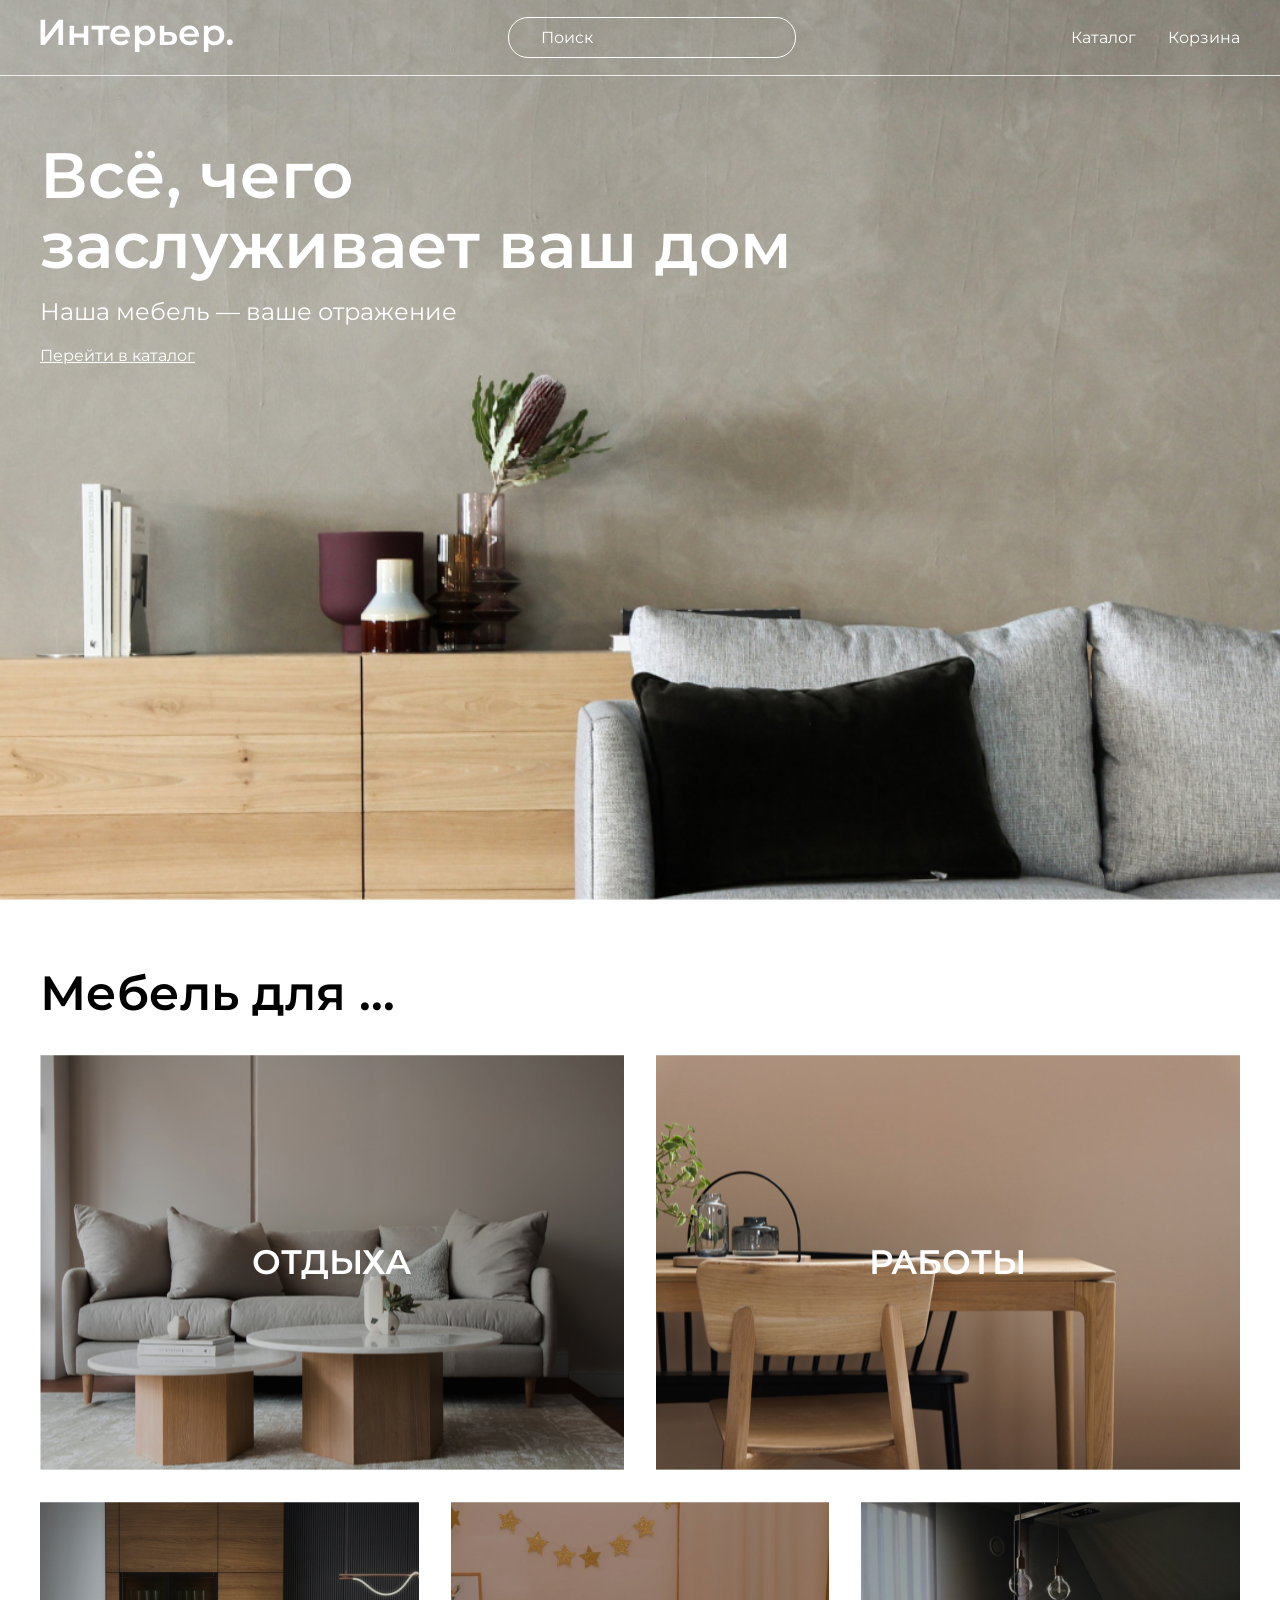
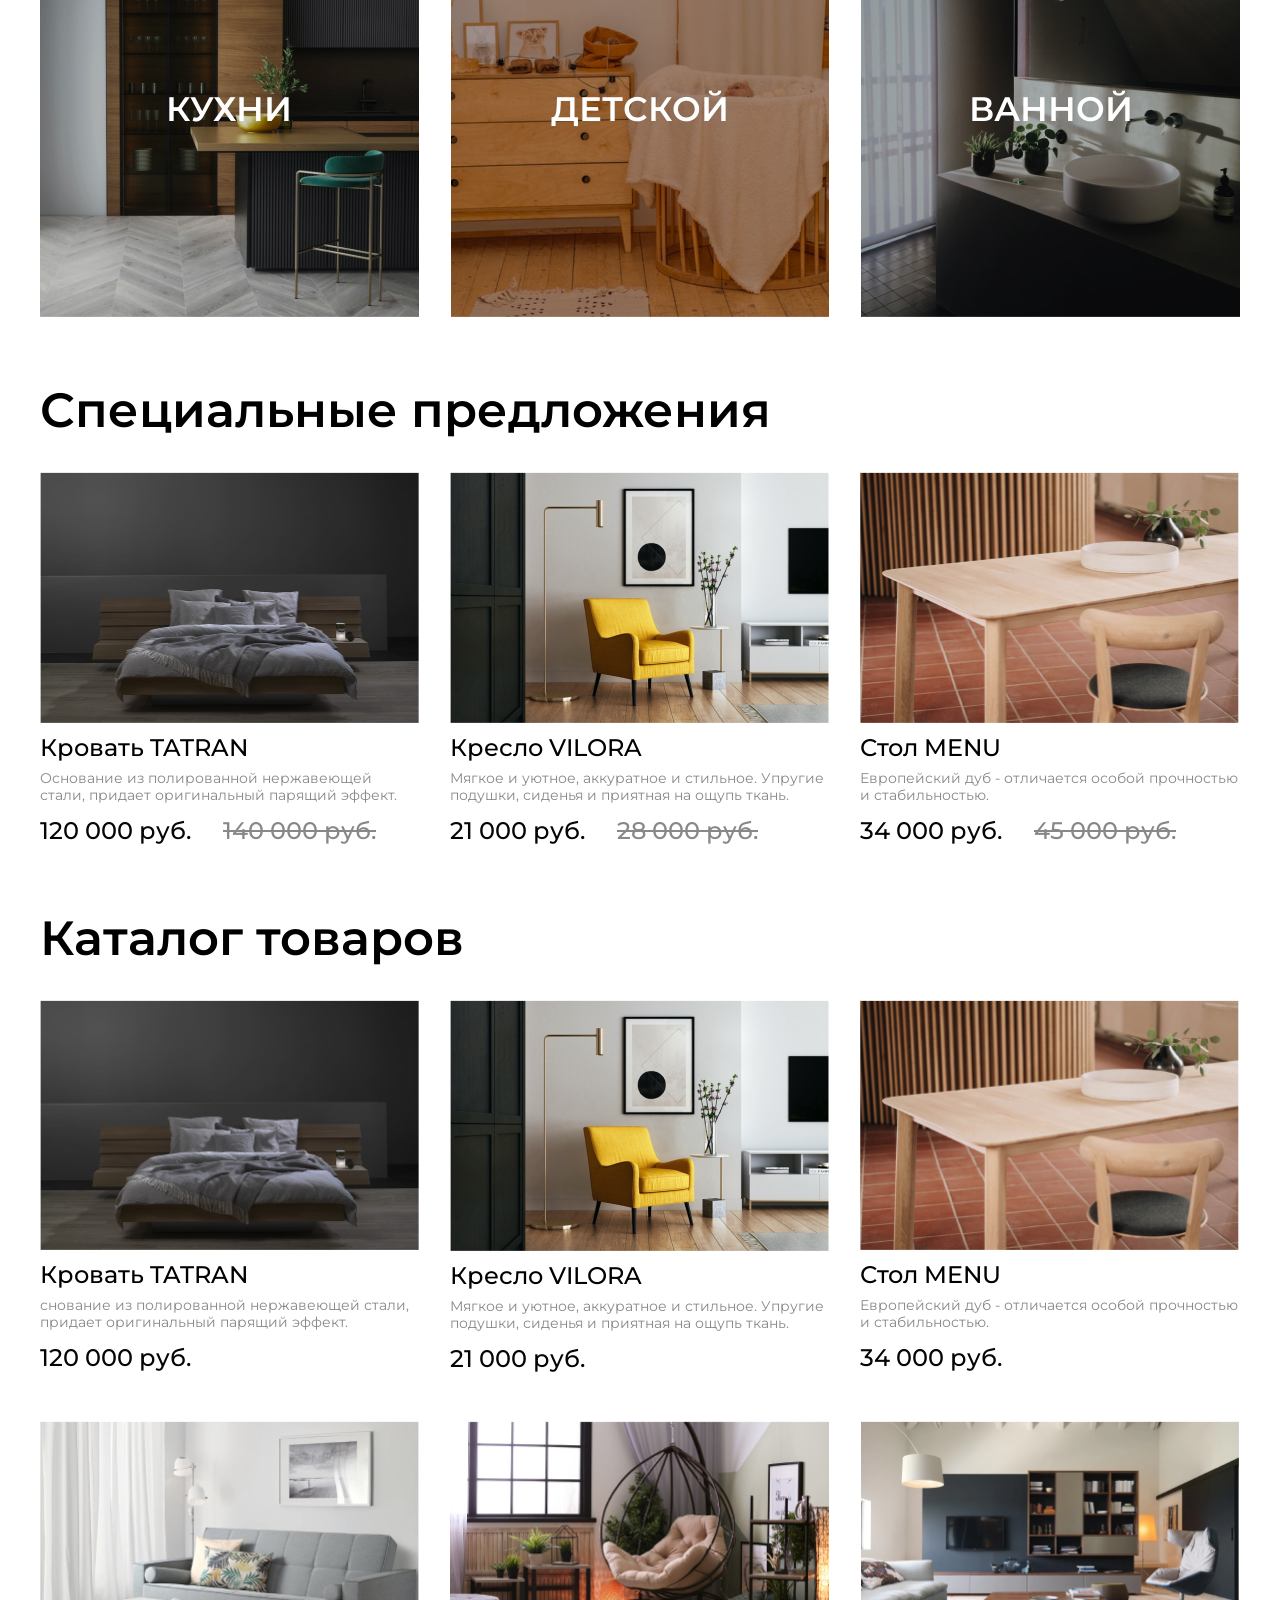
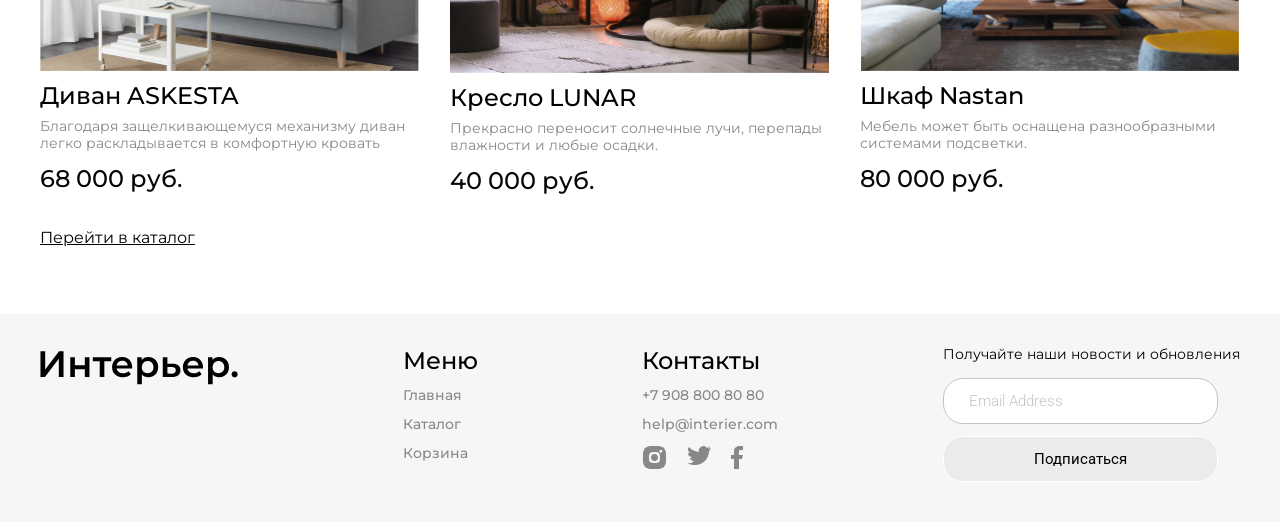
<file: index.html>
<!DOCTYPE html>
<html lang="ru">
<head>
    <meta charset="UTF-8">
    <meta http-equiv="X-UA-Compatible" content="IE=edge">
    <meta name="viewport" content="width=device-width, initial-scale=1.0">
    <title>Интерьер.</title>
    <link rel="preconnect" href="https://fonts.googleapis.com">
    <link rel="preconnect" href="https://fonts.gstatic.com" crossorigin>
    <link href="https://fonts.googleapis.com/css2?family=Roboto:wght@300;500;700;900&display=swap" rel="stylesheet">
    <link href="https://fonts.googleapis.com/css2?family=Montserrat:wght@400;600;700;800&display=swap" rel="stylesheet">
    <link rel="stylesheet" href="style.css">
    <script src="index.js"></script>

</head>
<body>
    <div class="wrapper wrapper--main">
        <header class="header">
            <a href="index.html"><img src="img/logo.svg" alt="logo" class="header__logo"></a>
            <input type="search" placeholder="Поиск" class="search">
            <nav class="menu">
                <a href="catalog.html" class="menu__link">Каталог</a>
                <a href="cart.html" class="menu__link">Корзина</a>
            </nav>
            <div class="menu__mob">
                <a href="">
                    <svg width="17" height="16" viewBox="0 0 17 16" fill="none" xmlns="http://www.w3.org/2000/svg">
                        <path d="M2.7515 1.99141C1.59282 3.14838 0.918906 4.70363 0.867092 6.34023C0.815278 7.97682 1.38946 9.57159 2.47264 10.7995C3.55581 12.0275 5.06645 12.7962 6.69672 12.9491C8.29727 13.0991 9.89485 12.6444 11.1757 11.6766L14.5069 15.0085L14.5069 15.0085C14.5897 15.0914 14.6881 15.1571 14.7963 15.2019C14.9046 15.2468 15.0206 15.2698 15.1377 15.2698C15.2549 15.2698 15.3709 15.2468 15.4791 15.2019C15.5873 15.1571 15.6857 15.0914 15.7685 15.0085C15.8514 14.9257 15.9171 14.8274 15.9619 14.7191C16.0068 14.6109 16.0298 14.4949 16.0298 14.3777C16.0298 14.2606 16.0068 14.1446 15.9619 14.0363C15.9171 13.9281 15.8514 13.8298 15.7685 13.7469L15.7685 13.7469L12.4368 10.416C13.4021 9.13496 13.8547 7.53846 13.7038 5.93943C13.5501 4.31054 12.7816 2.80139 11.5547 1.719C10.3277 0.636623 8.73451 0.0623154 7.09916 0.11292C5.46381 0.163525 3.90917 0.835233 2.7515 1.99141ZM2.7515 1.99141L2.82216 2.06217L2.7515 1.99141ZM10.5895 3.25366C11.0271 3.68416 11.3751 4.19703 11.6135 4.76269C11.8518 5.32835 11.9758 5.93561 11.9783 6.54944C11.9808 7.16327 11.8618 7.77152 11.628 8.3391C11.3943 8.90669 11.0505 9.42238 10.6164 9.85642C10.1824 10.2905 9.66668 10.6343 9.09909 10.868C8.53151 11.1018 7.92326 11.2208 7.30943 11.2183C6.6956 11.2158 6.08834 11.0918 5.52268 10.8535C4.95702 10.6151 4.44415 10.2671 4.01365 9.82954C3.15334 8.95509 2.67341 7.77613 2.6784 6.54944C2.6834 5.32275 3.17291 4.14773 4.04032 3.28033C4.90772 2.41292 6.08274 1.92341 7.30943 1.91841C8.53612 1.91342 9.71508 2.39335 10.5895 3.25366Z" fill="white" stroke="white" stroke-width="0.2"/>
                    </svg>
                </a>
                <a href="catalog.html">
                    <svg width="20" height="21" viewBox="0 0 20 21" fill="none" xmlns="http://www.w3.org/2000/svg">
                        <rect x="0.800537" y="0.900024" width="4.57143" height="4.57143" fill="white"/>
                        <rect x="0.800537" y="8.21436" width="4.57143" height="4.57143" fill="white"/>
                        <rect x="0.800537" y="15.5286" width="4.57143" height="4.57143" fill="white"/>
                        <rect x="8.11401" y="8.21436" width="4.57143" height="4.57143" fill="white"/>
                        <rect x="8.11401" y="15.5286" width="4.57143" height="4.57143" fill="white"/>
                        <rect x="8.11401" y="0.900024" width="4.57143" height="4.57143" fill="white"/>
                        <rect x="15.4285" y="8.21436" width="4.57143" height="4.57143" fill="white"/>
                        <rect x="15.4285" y="15.5286" width="4.57143" height="4.57143" fill="white"/>
                        <rect x="15.4285" y="0.900024" width="4.57143" height="4.57143" fill="white"/>
                    </svg>
                </a>
                <a href="cart.html">
                    <svg width="19" height="17" viewBox="0 0 19 17" fill="none" xmlns="http://www.w3.org/2000/svg">
                        <path d="M11.5834 16.8333C12.1359 16.8333 12.6658 16.6138 13.0566 16.2231C13.4473 15.8324 13.6667 15.3025 13.6667 14.75C13.6667 14.1974 13.4473 13.6675 13.0566 13.2768C12.6658 12.8861 12.1359 12.6666 11.5834 12.6666C11.0309 12.6666 10.501 12.8861 10.1103 13.2768C9.71957 13.6675 9.50008 14.1974 9.50008 14.75C9.50008 15.3025 9.71957 15.8324 10.1103 16.2231C10.501 16.6138 11.0309 16.8333 11.5834 16.8333ZM4.29174 16.8333C4.84428 16.8333 5.37418 16.6138 5.76488 16.2231C6.15558 15.8324 6.37508 15.3025 6.37508 14.75C6.37508 14.1974 6.15558 13.6675 5.76488 13.2768C5.37418 12.8861 4.84428 12.6666 4.29174 12.6666C3.73921 12.6666 3.20931 12.8861 2.81861 13.2768C2.4279 13.6675 2.20841 14.1974 2.20841 14.75C2.20841 15.3025 2.4279 15.8324 2.81861 16.2231C3.20931 16.6138 3.73921 16.8333 4.29174 16.8333ZM17.873 2.16975C18.133 2.16136 18.3796 2.05217 18.5606 1.86525C18.7416 1.67834 18.8428 1.42836 18.8428 1.16819C18.8428 0.908013 18.7416 0.658037 18.5606 0.471123C18.3796 0.28421 18.133 0.175013 17.873 0.166626H16.674C15.7345 0.166626 14.922 0.818709 14.7178 1.73538L13.4126 7.61246C13.2084 8.52912 12.3959 9.18121 11.4563 9.18121H3.63133L2.12924 3.17079H11.8636C12.1212 3.15904 12.3644 3.04844 12.5425 2.86199C12.7206 2.67555 12.82 2.42761 12.82 2.16975C12.82 1.91189 12.7206 1.66395 12.5425 1.47751C12.3644 1.29106 12.1212 1.18046 11.8636 1.16871H2.12924C1.82473 1.16862 1.5242 1.23796 1.25051 1.37145C0.976816 1.50495 0.737162 1.69909 0.549763 1.93911C0.362364 2.17913 0.232155 2.45872 0.169035 2.75662C0.105913 3.05452 0.111544 3.36289 0.185495 3.65829L1.68758 9.66662C1.79586 10.1002 2.046 10.485 2.39821 10.7601C2.75042 11.0351 3.18447 11.1844 3.63133 11.1843H11.4563C12.368 11.1845 13.2524 10.8736 13.9636 10.3032C14.6748 9.73275 15.1701 8.93681 15.3678 8.04683L16.674 2.16975H17.873Z" fill="white"/>
                    </svg>
                </a>
            </div>
        </header>
        <section class="main">
            <h1 class="main__title">Всё, чего<br>заслуживает ваш дом</h1>
            <p class="main__subtitle">Наша мебель — ваше отражение</p>
            <a href="catalog.html" class="main__link">Перейти в каталог</a>
        </section>
    </div>
    <section class="furniture">
        <h2 class="furniture__title">Мебель для ... </h2>
        <div class="furniture__items">
            <a href="#" class="furniture__item  furniture__item--1 furniture__item--big"><span>ОТДЫХА</span></a>
            <a href="#" class="furniture__item  furniture__item--2 furniture__item--big"><span>РАБОТЫ</span></a>
            <a href="#" class="furniture__item  furniture__item--3"><span>КУХНИ</span></a>
            <a href="#" class="furniture__item  furniture__item--4"><span>ДЕТСКОЙ</span></a>
            <a href="#" class="furniture__item  furniture__item--5"><span>ВАННОЙ</span></a>
        </div>
    </section>
    <section class="offer">
            <h2 class="offer__title">Специальные предложения</h2>
            <div class="offer__items">
                <div class="offer__item">
                    <div class="offer__icon">
                        <a href="#" class="to-cart">
                            <svg width="20" height="22" viewBox="0 0 20 22" fill="none" xmlns="http://www.w3.org/2000/svg">
                                <path d="M4.99985 7V5C4.99985 3.67392 5.06217 1.93768 5.99985 1C6.93754 0.0623181 8.67377 0 9.99985 0C11.3259 0 13.0622 0.0623181 13.9999 1C14.9375 1.93768 14.9999 3.67392 14.9999 5V7H17.9999C18.2651 7 18.8123 6.81246 18.9999 7C19.1874 7.18754 18.9999 7.73478 18.9999 8V20C18.9999 20.2652 19.1874 20.8125 18.9999 21C18.8123 21.1875 18.2651 21 17.9999 21H1.99985C1.73464 21 1.18739 21.1875 0.999853 21C0.812317 20.8125 0.999853 20.2652 0.999853 20V8C0.999853 7.73478 0.812317 7.18754 0.999853 7C1.18739 6.81246 1.73464 7 1.99985 7H4.99985ZM4.99985 9H2.99985V19H16.9999V9H14.9999V11H12.9999V9H6.99985V11H4.99985V9ZM6.99985 7H12.9999V5C12.9999 4.20435 12.5625 3.56261 11.9999 3C11.4372 2.43739 10.7955 2 9.99985 2C9.2042 2 8.56246 2.43739 7.99985 3C7.43724 3.56261 6.99985 4.20435 6.99985 5V7Z" fill="#C4C4C4"/>
                            </svg>
                        </a>
                        <a href="#" class="wish-list">
                            <svg width="20" height="19" viewBox="0 0 20 19" fill="none" xmlns="http://www.w3.org/2000/svg">
                                <path d="M10 18C9.35502 17.428 8.62602 16.833 7.85502 16.2H7.84502C5.13002 13.98 2.05302 11.468 0.694023 8.45803C0.24754 7.49975 0.0109268 6.45715 1.1406e-05 5.40003C-0.00297039 3.94951 0.578794 2.55901 1.61383 1.54279C2.64887 0.526575 4.04981 -0.0295798 5.50002 2.56451e-05C6.68065 0.00189045 7.83586 0.343107 8.82802 0.983026C9.26399 1.26599 9.65844 1.60828 10 2.00003C10.3435 1.60982 10.7381 1.26773 11.173 0.983026C12.1648 0.34298 13.3197 0.0017442 14.5 2.56451e-05C15.9502 -0.0295798 17.3512 0.526575 18.3862 1.54279C19.4213 2.55901 20.003 3.94951 20 5.40003C19.9898 6.45884 19.7532 7.50322 19.306 8.46303C17.947 11.473 14.871 13.984 12.156 16.2L12.146 16.208C11.374 16.837 10.646 17.432 10.001 18.008L10 18ZM5.50002 2.00003C4.56853 1.98837 3.6701 2.34487 3.00002 2.99203C2.35441 3.62619 1.99358 4.49507 1.99994 5.40003C2.01135 6.17053 2.18585 6.92988 2.51202 7.62803C3.15353 8.92673 4.01913 10.1021 5.06902 11.1C6.06002 12.1 7.20002 13.068 8.18602 13.882C8.45902 14.107 8.73702 14.334 9.01502 14.561L9.19002 14.704C9.45702 14.922 9.73302 15.148 10 15.37L10.013 15.358L10.019 15.353H10.025L10.034 15.346H10.039H10.044L10.062 15.331L10.103 15.298L10.11 15.292L10.121 15.284H10.127L10.136 15.276L10.8 14.731L10.974 14.588C11.255 14.359 11.533 14.132 11.806 13.907C12.792 13.093 13.933 12.126 14.924 11.121C15.9741 10.1236 16.8397 8.94854 17.481 7.65003C17.8131 6.94583 17.9901 6.17853 18.0001 5.40003C18.0042 4.49786 17.6435 3.63232 17 3.00003C16.3312 2.34995 15.4326 1.99051 14.5 2.00003C13.3619 1.99035 12.274 2.46739 11.51 3.31103L10 5.05103L8.49002 3.31103C7.72609 2.46739 6.6381 1.99035 5.50002 2.00003Z" fill="#C4C4C4"/>
                            </svg>
                        </a>
                    </div>
                    <div class="offer__item-img"><img src="img/product2.jpg" alt="foto-product"></div>
                    <h3 class="item__title">Кровать TATRAN</h3>
                    <p class="item__descr">Основание из полированной нержавеющей стали, придает оригинальный парящий эффект.</p>
                    <div class="item__wrap">
                        <p class="item__price  item__price--new">120 000</p>
                        <p class="item__price  item__price--old">140 000</p>
                    </div>
                </div>
                <div class="offer__item">
                    <div class="offer__icon">
                        <a href="#" class="to-cart">
                            <svg width="20" height="22" viewBox="0 0 20 22" fill="none" xmlns="http://www.w3.org/2000/svg">
                                <path d="M4.99985 7V5C4.99985 3.67392 5.06217 1.93768 5.99985 1C6.93754 0.0623181 8.67377 0 9.99985 0C11.3259 0 13.0622 0.0623181 13.9999 1C14.9375 1.93768 14.9999 3.67392 14.9999 5V7H17.9999C18.2651 7 18.8123 6.81246 18.9999 7C19.1874 7.18754 18.9999 7.73478 18.9999 8V20C18.9999 20.2652 19.1874 20.8125 18.9999 21C18.8123 21.1875 18.2651 21 17.9999 21H1.99985C1.73464 21 1.18739 21.1875 0.999853 21C0.812317 20.8125 0.999853 20.2652 0.999853 20V8C0.999853 7.73478 0.812317 7.18754 0.999853 7C1.18739 6.81246 1.73464 7 1.99985 7H4.99985ZM4.99985 9H2.99985V19H16.9999V9H14.9999V11H12.9999V9H6.99985V11H4.99985V9ZM6.99985 7H12.9999V5C12.9999 4.20435 12.5625 3.56261 11.9999 3C11.4372 2.43739 10.7955 2 9.99985 2C9.2042 2 8.56246 2.43739 7.99985 3C7.43724 3.56261 6.99985 4.20435 6.99985 5V7Z" fill="#C4C4C4"/>
                            </svg>
                        </a>
                        <a href="#" class="wish-list">
                            <svg width="20" height="19" viewBox="0 0 20 19" fill="none" xmlns="http://www.w3.org/2000/svg">
                                <path d="M10 18C9.35502 17.428 8.62602 16.833 7.85502 16.2H7.84502C5.13002 13.98 2.05302 11.468 0.694023 8.45803C0.24754 7.49975 0.0109268 6.45715 1.1406e-05 5.40003C-0.00297039 3.94951 0.578794 2.55901 1.61383 1.54279C2.64887 0.526575 4.04981 -0.0295798 5.50002 2.56451e-05C6.68065 0.00189045 7.83586 0.343107 8.82802 0.983026C9.26399 1.26599 9.65844 1.60828 10 2.00003C10.3435 1.60982 10.7381 1.26773 11.173 0.983026C12.1648 0.34298 13.3197 0.0017442 14.5 2.56451e-05C15.9502 -0.0295798 17.3512 0.526575 18.3862 1.54279C19.4213 2.55901 20.003 3.94951 20 5.40003C19.9898 6.45884 19.7532 7.50322 19.306 8.46303C17.947 11.473 14.871 13.984 12.156 16.2L12.146 16.208C11.374 16.837 10.646 17.432 10.001 18.008L10 18ZM5.50002 2.00003C4.56853 1.98837 3.6701 2.34487 3.00002 2.99203C2.35441 3.62619 1.99358 4.49507 1.99994 5.40003C2.01135 6.17053 2.18585 6.92988 2.51202 7.62803C3.15353 8.92673 4.01913 10.1021 5.06902 11.1C6.06002 12.1 7.20002 13.068 8.18602 13.882C8.45902 14.107 8.73702 14.334 9.01502 14.561L9.19002 14.704C9.45702 14.922 9.73302 15.148 10 15.37L10.013 15.358L10.019 15.353H10.025L10.034 15.346H10.039H10.044L10.062 15.331L10.103 15.298L10.11 15.292L10.121 15.284H10.127L10.136 15.276L10.8 14.731L10.974 14.588C11.255 14.359 11.533 14.132 11.806 13.907C12.792 13.093 13.933 12.126 14.924 11.121C15.9741 10.1236 16.8397 8.94854 17.481 7.65003C17.8131 6.94583 17.9901 6.17853 18.0001 5.40003C18.0042 4.49786 17.6435 3.63232 17 3.00003C16.3312 2.34995 15.4326 1.99051 14.5 2.00003C13.3619 1.99035 12.274 2.46739 11.51 3.31103L10 5.05103L8.49002 3.31103C7.72609 2.46739 6.6381 1.99035 5.50002 2.00003Z" fill="#C4C4C4"/>
                            </svg>
                        </a>
                    </div>
                    <div class="offer__item-img"><img src="img/product1.jpg" alt="foto-product"></div>
                    <h3 class="item__title">Кресло VILORA</h3>
                    <p class="item__descr">Мягкое и уютное, аккуратное и стильное. Упругие подушки, сиденья и приятная на ощупь ткань.</p>
                    <div class="item__wrap">
                        <p class="item__price  item__price--new">21 000</p>
                        <p class="item__price  item__price--old">28 000</p>
                    </div>
                </div>
                <div class="offer__item">
                    <div class="offer__icon">
                        <a href="#" class="to-cart">
                            <svg width="20" height="22" viewBox="0 0 20 22" fill="none" xmlns="http://www.w3.org/2000/svg">
                                <path d="M4.99985 7V5C4.99985 3.67392 5.06217 1.93768 5.99985 1C6.93754 0.0623181 8.67377 0 9.99985 0C11.3259 0 13.0622 0.0623181 13.9999 1C14.9375 1.93768 14.9999 3.67392 14.9999 5V7H17.9999C18.2651 7 18.8123 6.81246 18.9999 7C19.1874 7.18754 18.9999 7.73478 18.9999 8V20C18.9999 20.2652 19.1874 20.8125 18.9999 21C18.8123 21.1875 18.2651 21 17.9999 21H1.99985C1.73464 21 1.18739 21.1875 0.999853 21C0.812317 20.8125 0.999853 20.2652 0.999853 20V8C0.999853 7.73478 0.812317 7.18754 0.999853 7C1.18739 6.81246 1.73464 7 1.99985 7H4.99985ZM4.99985 9H2.99985V19H16.9999V9H14.9999V11H12.9999V9H6.99985V11H4.99985V9ZM6.99985 7H12.9999V5C12.9999 4.20435 12.5625 3.56261 11.9999 3C11.4372 2.43739 10.7955 2 9.99985 2C9.2042 2 8.56246 2.43739 7.99985 3C7.43724 3.56261 6.99985 4.20435 6.99985 5V7Z" fill="#C4C4C4"/>
                            </svg>
                        </a>
                        <a href="#" class="wish-list">
                            <svg width="20" height="19" viewBox="0 0 20 19" fill="none" xmlns="http://www.w3.org/2000/svg">
                                <path d="M10 18C9.35502 17.428 8.62602 16.833 7.85502 16.2H7.84502C5.13002 13.98 2.05302 11.468 0.694023 8.45803C0.24754 7.49975 0.0109268 6.45715 1.1406e-05 5.40003C-0.00297039 3.94951 0.578794 2.55901 1.61383 1.54279C2.64887 0.526575 4.04981 -0.0295798 5.50002 2.56451e-05C6.68065 0.00189045 7.83586 0.343107 8.82802 0.983026C9.26399 1.26599 9.65844 1.60828 10 2.00003C10.3435 1.60982 10.7381 1.26773 11.173 0.983026C12.1648 0.34298 13.3197 0.0017442 14.5 2.56451e-05C15.9502 -0.0295798 17.3512 0.526575 18.3862 1.54279C19.4213 2.55901 20.003 3.94951 20 5.40003C19.9898 6.45884 19.7532 7.50322 19.306 8.46303C17.947 11.473 14.871 13.984 12.156 16.2L12.146 16.208C11.374 16.837 10.646 17.432 10.001 18.008L10 18ZM5.50002 2.00003C4.56853 1.98837 3.6701 2.34487 3.00002 2.99203C2.35441 3.62619 1.99358 4.49507 1.99994 5.40003C2.01135 6.17053 2.18585 6.92988 2.51202 7.62803C3.15353 8.92673 4.01913 10.1021 5.06902 11.1C6.06002 12.1 7.20002 13.068 8.18602 13.882C8.45902 14.107 8.73702 14.334 9.01502 14.561L9.19002 14.704C9.45702 14.922 9.73302 15.148 10 15.37L10.013 15.358L10.019 15.353H10.025L10.034 15.346H10.039H10.044L10.062 15.331L10.103 15.298L10.11 15.292L10.121 15.284H10.127L10.136 15.276L10.8 14.731L10.974 14.588C11.255 14.359 11.533 14.132 11.806 13.907C12.792 13.093 13.933 12.126 14.924 11.121C15.9741 10.1236 16.8397 8.94854 17.481 7.65003C17.8131 6.94583 17.9901 6.17853 18.0001 5.40003C18.0042 4.49786 17.6435 3.63232 17 3.00003C16.3312 2.34995 15.4326 1.99051 14.5 2.00003C13.3619 1.99035 12.274 2.46739 11.51 3.31103L10 5.05103L8.49002 3.31103C7.72609 2.46739 6.6381 1.99035 5.50002 2.00003Z" fill="#C4C4C4"/>
                            </svg>
                        </a>
                    </div>
                    <div class="offer__item-img"><img src="img/product3.jpg" alt="foto-product"></div>
                    <h3 class="item__title">Стол MENU</h3>
                    <p class="item__descr">Европейский дуб - отличается особой прочностью и стабильностью.
                    </p>
                    <div class="item__wrap">
                        <p class="item__price  item__price--new">34 000</p>
                        <p class="item__price  item__price--old">45 000</p>
                    </div>
                </div>
            </div>
    </section>
        <section class="catalog">
            <h2 class="catalog__title">Каталог товаров</h2>
            <div class="catalog__items">
                <div class="catalog__item">
                    <img src="img/product2.jpg" alt="foto-product">
                    <h3 class="item__title">Кровать TATRAN</h3>
                    <p class="item__descr">снование из полированной нержавеющей стали, придает оригинальный парящий эффект.</p>
                    <p class="item__price  item__price--new">120 000</p>
                </div>
                <div class="catalog__item">
                    <img src="img/product1.jpg" alt="foto-product">
                    <h3 class="item__title">Кресло VILORA</h3>
                    <p class="item__descr">Мягкое и уютное, аккуратное и стильное. Упругие подушки, сиденья и приятная на ощупь ткань.</p>
                    <p class="item__price  item__price--new">21 000</p>
                </div>
                <div class="catalog__item">
                    <img src="img/product3.jpg" alt="foto-product">
                    <h3 class="item__title">Стол MENU</h3>
                    <p class="item__descr">Европейский дуб - отличается особой прочностью и стабильностью.
                    </p>
                    <p class="item__price  item__price--new">34 000</p>
                </div>
                <div class="catalog__item">
                    <img src="img/product4.jpg" alt="foto-product">
                    <h3 class="item__title">Диван ASKESTA</h3>
                    <p class="item__descr">Благодаря защелкивающемуся механизму диван легко раскладывается в комфортную кровать
                    </p>
                    <p class="item__price  item__price--new">68 000</p>
                </div>
                <div class="catalog__item">
                    <img src="img/product5.jpg" alt="foto-product">
                    <h3 class="item__title">Кресло LUNAR</h3>
                    <p class="item__descr">Прекрасно переносит солнечные лучи, перепады влажности и любые осадки.
                    </p>
                    <p class="item__price  item__price--new">40 000</p>
                </div>
                <div class="catalog__item">
                    <img src="img/product6.jpg" alt="foto-product">
                    <h3 class="item__title">Шкаф Nastan</h3>
                    <p class="item__descr">Мебель может быть оснащена разнообразными системами подсветки.
                    </p>
                    <p class="item__price  item__price--new">80 000</p>
                </div>
            </div>
            <a href="catalog.html" class="catalog__link">Перейти в каталог</a>
        </section>
    <footer class="footer">
        <a href="index.html" class="footer__logo"><img src="img/logo-footer.svg" alt="logo" width="198" height="44"></a>
        <div class="footer__col">
            <h4 class="footer__title">Меню</h4>
            <a href="index.html" class="footer__link">Главная</a>
            <a href="catalog.html" class="footer__link">Каталог</a>
            <a href="cart.html" class="footer__link">Корзина</a>
        </div>
        <div class="footer__col">
            <h4 class="footer__title">Контакты</h4>
            <a href="tel:+79088008080" class="footer__link">+7 908 800 80 80</a>
            <a href="mailto:help@interier.com" class="footer__link">help@interier.com</a>
            <div class="footer__social">
                <a href="www.instagram.com">
                    <svg class="footer__social--icon" width="25" height="25" viewBox="0 0 25 25" fill="none" xmlns="http://www.w3.org/2000/svg">
                        <path d="M13.0002 0.999982C16.1247 0.999982 15.7743 0.942482 17.0002 0.999982C18.2249 1.05748 19.2665 1.71478 20.0002 1.99998C20.7592 2.29208 21.3608 2.36173 22.0002 2.99998C22.5849 3.57486 22.7115 4.23246 23.0002 4.99998C23.2842 5.73253 23.9427 6.77523 24.0002 7.99998C24.0542 9.22588 24.0002 9.87543 24.0002 13C24.0002 16.1245 24.0577 15.7741 24.0002 17C23.9427 18.2247 23.2842 19.2663 23.0002 20C22.7123 20.7679 22.5857 21.4257 22.0002 22C21.4251 22.5845 20.7676 22.711 20.0002 23C19.2676 23.284 18.2249 23.9425 17.0002 24C15.7743 24.054 16.1247 24 13.0002 24C9.87562 24 9.22606 24.0575 8.00016 24C6.77541 23.9425 5.73386 23.284 5.00016 23C4.23234 22.7119 3.57462 22.5853 3.00016 22C2.41528 21.4252 2.28874 20.7676 2.00016 20C1.71496 19.2674 1.05766 18.2247 1.00016 17C0.946115 15.7741 1.00016 16.1245 1.00016 13C1.00016 9.87543 0.942665 9.22588 1.00016 7.99998C1.05766 6.77408 1.71496 5.73368 2.00016 4.99998C2.28794 4.23199 2.41459 3.5742 3.00016 2.99998C3.57479 2.4149 4.23246 2.28832 5.00016 1.99998C5.73386 1.71478 6.77427 1.05748 8.00016 0.999982C9.22606 0.945932 9.87562 0.999982 13.0002 0.999982ZM13.0002 6.99998C11.4752 6.99998 9.0785 6.92165 8.00016 7.99998C6.92183 9.07832 7.00016 11.475 7.00016 13C7.00016 14.525 6.92183 15.9216 8.00016 17C9.0785 18.0783 11.4752 18 13.0002 18C14.5252 18 15.9218 18.0783 17.0002 17C18.0785 15.9216 18.0002 14.525 18.0002 13C18.0002 11.475 18.0785 9.07832 17.0002 7.99998C15.9218 6.92165 14.5252 6.99998 13.0002 6.99998ZM20.0002 5.99998C20.0002 5.61873 20.2697 5.26957 20.0002 4.99998C19.7306 4.7304 19.3814 4.99998 19.0002 4.99998C18.6189 4.99998 18.2697 4.7304 18.0002 4.99998C17.7306 5.26957 17.0002 5.61873 17.0002 5.99998C17.0002 6.38123 17.7306 6.7304 18.0002 6.99998C18.2697 7.26957 18.6189 7.99998 19.0002 7.99998C19.3814 7.99998 19.7306 7.26957 20.0002 6.99998C20.2697 6.7304 20.0002 6.38123 20.0002 5.99998ZM13.0002 8.99998C13.9152 8.99998 14.3532 9.35298 15.0002 9.99998C15.6472 10.647 16.0002 12.085 16.0002 13C16.0002 13.915 15.6472 14.353 15.0002 15C14.3532 15.647 13.9152 16 13.0002 16C12.0852 16 10.6472 15.647 10.0002 15C9.35316 14.353 9.00016 13.915 9.00016 13C9.00016 12.085 9.35316 10.647 10.0002 9.99998C10.6472 9.35298 12.0852 8.99998 13.0002 8.99998Z" fill="#888888"/>
                    </svg>
                </a>
                <a href="www.twitter.com">
                    <svg class="footer__social--icon" width="24" height="20" viewBox="0 0 24 20" fill="none" xmlns="http://www.w3.org/2000/svg">
                        <path d="M24 2.99998C23.1011 3.38656 21.976 3.88719 21 3.99998C22.0287 3.40177 22.6323 2.10926 23 0.999983C22.0345 1.55862 21.1032 2.7882 20 2.99998C19.259 2.22908 18.0707 1.17213 17 0.999983C15.9293 0.827837 14.9568 1.50206 14 1.99998C13.0432 2.49791 12.4466 3.03827 12 3.99998C11.5534 4.9617 11.7513 5.97289 12 6.99998C10.0421 6.90457 7.74848 5.86182 6 4.99998C4.25152 4.13815 3.23641 3.47906 2 1.99998C1.56235 2.73085 0.99877 3.15427 1 3.99998C1 5.65987 1.67896 7.14142 3 7.99998C2.21822 7.97605 1.68363 8.36949 1 7.99998C1.00024 9.10547 1.28005 10.1443 2 11C2.71995 11.8556 3.88558 11.7807 5 12C4.27427 12.1912 3.73859 13.137 3 13C3.31421 13.9515 3.17514 14.4037 4 15C4.82486 15.5963 5.97229 15.9814 7 16C5.97859 16.7799 5.25074 17.6598 4 18C2.74926 18.3402 1.2894 18.1514 0 18C2.25082 19.4074 5.3239 20.0024 8 20C17.0577 20 22 12.327 22 5.99998C22 5.79393 22.0094 6.20375 22 5.99998C22.9641 5.32248 23.339 3.9616 24 2.99998Z" fill="#888888"/>
                    </svg>
                </a>
                <a href="www.facebook.com">
                    <svg class="footer__social--icon" width="12" height="24" viewBox="0 0 12 24" fill="none" xmlns="http://www.w3.org/2000/svg">
                        <path d="M8 14H11L12 9.99998H8V6.99998C8 5.81662 7.71429 4.99998 10 4.99998H12V0.999984C11.6274 0.950581 10.4857 0.999984 9 0.999984C5.89714 0.999984 3 2.50388 3 5.99998V9.99998H0V14H3V24H8V14Z" fill="#888888"/>
                    </svg>
                </a>
            </div>
        </div>
        <form action="#" class="form">
            <p class="form__title">Получайте наши новости и обновления</p>
            <input type="email" class="form__input" placeholder="Email Address">
            <button class="form__btn">Подписаться</button>
        </form>
    </footer>
</body>
</html>
</file>
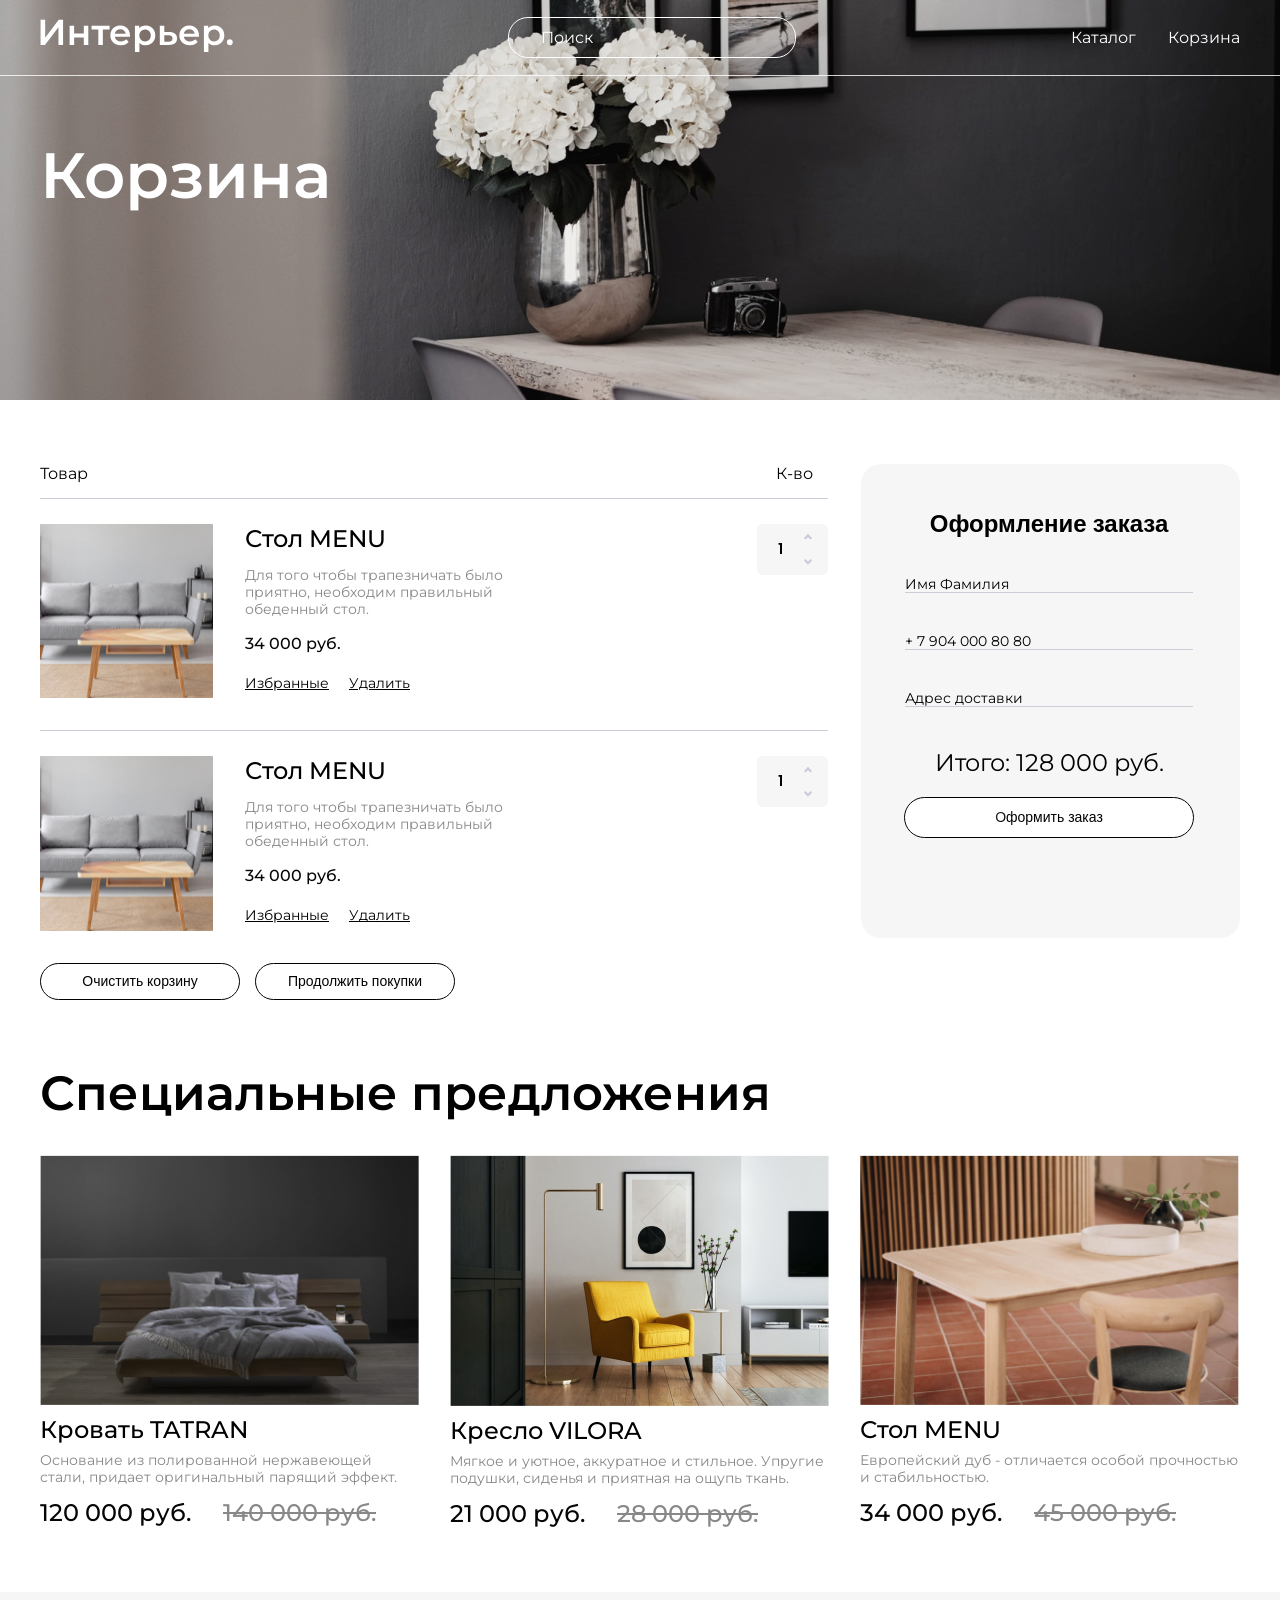
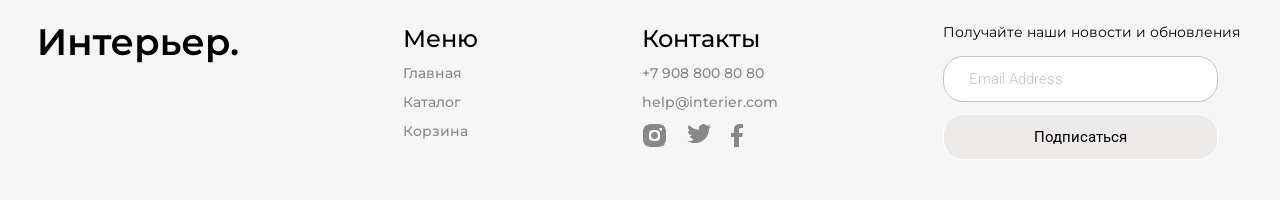
<file: cart.html>
<!DOCTYPE html>
<html lang="ru">
<head>
    <meta charset="UTF-8">
    <meta http-equiv="X-UA-Compatible" content="IE=edge">
    <meta name="viewport" content="width=device-width, initial-scale=1.0">
    <title>Интерьер.</title>
    <link rel="preconnect" href="https://fonts.googleapis.com">
    <link rel="preconnect" href="https://fonts.gstatic.com" crossorigin>
    <link href="https://fonts.googleapis.com/css2?family=Roboto:wght@300;500;700;900&display=swap" rel="stylesheet">
    <link href="https://fonts.googleapis.com/css2?family=Montserrat:wght@400;600;700;800&display=swap" rel="stylesheet">
    <link href="https://fonts.googleapis.com/css2?family=Poppins:wght@400;600&display=swap" rel="stylesheet">
    <link rel="stylesheet" href="style.css">
</head>
<body>
    <div class="wrapper wrapper--cart">
        <header class="header">
            <a href="index.html"><img src="img/logo.svg" alt="logo" class="header__logo"></a>
            <input type="search" placeholder="Поиск" class="search">
            <nav class="menu">
                <a href="catalog.html" class="menu__link">Каталог</a>
                <a href="#" class="menu__link">Корзина</a>
            </nav>
            <div class="menu__mob">
                <a href="">
                    <svg width="17" height="16" viewBox="0 0 17 16" fill="none" xmlns="http://www.w3.org/2000/svg">
                        <path d="M2.7515 1.99141C1.59282 3.14838 0.918906 4.70363 0.867092 6.34023C0.815278 7.97682 1.38946 9.57159 2.47264 10.7995C3.55581 12.0275 5.06645 12.7962 6.69672 12.9491C8.29727 13.0991 9.89485 12.6444 11.1757 11.6766L14.5069 15.0085L14.5069 15.0085C14.5897 15.0914 14.6881 15.1571 14.7963 15.2019C14.9046 15.2468 15.0206 15.2698 15.1377 15.2698C15.2549 15.2698 15.3709 15.2468 15.4791 15.2019C15.5873 15.1571 15.6857 15.0914 15.7685 15.0085C15.8514 14.9257 15.9171 14.8274 15.9619 14.7191C16.0068 14.6109 16.0298 14.4949 16.0298 14.3777C16.0298 14.2606 16.0068 14.1446 15.9619 14.0363C15.9171 13.9281 15.8514 13.8298 15.7685 13.7469L15.7685 13.7469L12.4368 10.416C13.4021 9.13496 13.8547 7.53846 13.7038 5.93943C13.5501 4.31054 12.7816 2.80139 11.5547 1.719C10.3277 0.636623 8.73451 0.0623154 7.09916 0.11292C5.46381 0.163525 3.90917 0.835233 2.7515 1.99141ZM2.7515 1.99141L2.82216 2.06217L2.7515 1.99141ZM10.5895 3.25366C11.0271 3.68416 11.3751 4.19703 11.6135 4.76269C11.8518 5.32835 11.9758 5.93561 11.9783 6.54944C11.9808 7.16327 11.8618 7.77152 11.628 8.3391C11.3943 8.90669 11.0505 9.42238 10.6164 9.85642C10.1824 10.2905 9.66668 10.6343 9.09909 10.868C8.53151 11.1018 7.92326 11.2208 7.30943 11.2183C6.6956 11.2158 6.08834 11.0918 5.52268 10.8535C4.95702 10.6151 4.44415 10.2671 4.01365 9.82954C3.15334 8.95509 2.67341 7.77613 2.6784 6.54944C2.6834 5.32275 3.17291 4.14773 4.04032 3.28033C4.90772 2.41292 6.08274 1.92341 7.30943 1.91841C8.53612 1.91342 9.71508 2.39335 10.5895 3.25366Z" fill="white" stroke="white" stroke-width="0.2"/>
                    </svg>                        
                </a>
                <a href="catalog.html">
                    <svg width="20" height="21" viewBox="0 0 20 21" fill="none" xmlns="http://www.w3.org/2000/svg">
                        <rect x="0.800537" y="0.900024" width="4.57143" height="4.57143" fill="white"/>
                        <rect x="0.800537" y="8.21436" width="4.57143" height="4.57143" fill="white"/>
                        <rect x="0.800537" y="15.5286" width="4.57143" height="4.57143" fill="white"/>
                        <rect x="8.11401" y="8.21436" width="4.57143" height="4.57143" fill="white"/>
                        <rect x="8.11401" y="15.5286" width="4.57143" height="4.57143" fill="white"/>
                        <rect x="8.11401" y="0.900024" width="4.57143" height="4.57143" fill="white"/>
                        <rect x="15.4285" y="8.21436" width="4.57143" height="4.57143" fill="white"/>
                        <rect x="15.4285" y="15.5286" width="4.57143" height="4.57143" fill="white"/>
                        <rect x="15.4285" y="0.900024" width="4.57143" height="4.57143" fill="white"/>
                    </svg>
                </a>
                <a href="cart.html">
                    <svg width="19" height="17" viewBox="0 0 19 17" fill="none" xmlns="http://www.w3.org/2000/svg">
                        <path d="M11.5834 16.8333C12.1359 16.8333 12.6658 16.6138 13.0566 16.2231C13.4473 15.8324 13.6667 15.3025 13.6667 14.75C13.6667 14.1974 13.4473 13.6675 13.0566 13.2768C12.6658 12.8861 12.1359 12.6666 11.5834 12.6666C11.0309 12.6666 10.501 12.8861 10.1103 13.2768C9.71957 13.6675 9.50008 14.1974 9.50008 14.75C9.50008 15.3025 9.71957 15.8324 10.1103 16.2231C10.501 16.6138 11.0309 16.8333 11.5834 16.8333ZM4.29174 16.8333C4.84428 16.8333 5.37418 16.6138 5.76488 16.2231C6.15558 15.8324 6.37508 15.3025 6.37508 14.75C6.37508 14.1974 6.15558 13.6675 5.76488 13.2768C5.37418 12.8861 4.84428 12.6666 4.29174 12.6666C3.73921 12.6666 3.20931 12.8861 2.81861 13.2768C2.4279 13.6675 2.20841 14.1974 2.20841 14.75C2.20841 15.3025 2.4279 15.8324 2.81861 16.2231C3.20931 16.6138 3.73921 16.8333 4.29174 16.8333ZM17.873 2.16975C18.133 2.16136 18.3796 2.05217 18.5606 1.86525C18.7416 1.67834 18.8428 1.42836 18.8428 1.16819C18.8428 0.908013 18.7416 0.658037 18.5606 0.471123C18.3796 0.28421 18.133 0.175013 17.873 0.166626H16.674C15.7345 0.166626 14.922 0.818709 14.7178 1.73538L13.4126 7.61246C13.2084 8.52912 12.3959 9.18121 11.4563 9.18121H3.63133L2.12924 3.17079H11.8636C12.1212 3.15904 12.3644 3.04844 12.5425 2.86199C12.7206 2.67555 12.82 2.42761 12.82 2.16975C12.82 1.91189 12.7206 1.66395 12.5425 1.47751C12.3644 1.29106 12.1212 1.18046 11.8636 1.16871H2.12924C1.82473 1.16862 1.5242 1.23796 1.25051 1.37145C0.976816 1.50495 0.737162 1.69909 0.549763 1.93911C0.362364 2.17913 0.232155 2.45872 0.169035 2.75662C0.105913 3.05452 0.111544 3.36289 0.185495 3.65829L1.68758 9.66662C1.79586 10.1002 2.046 10.485 2.39821 10.7601C2.75042 11.0351 3.18447 11.1844 3.63133 11.1843H11.4563C12.368 11.1845 13.2524 10.8736 13.9636 10.3032C14.6748 9.73275 15.1701 8.93681 15.3678 8.04683L16.674 2.16975H17.873Z" fill="white"/>
                    </svg>
                </a>
            </div>
        </header>
        <section class="main">
            <h1 class="main__title">Корзина</h1>
        </section>
    </div>
    <div class="cart">
        <div class="cart__products">
            <div class="products">
                <div class="cart__caption">
                    <p>Товар</p>
                    <p>К-во</p>
                </div>
                <div class="product">
                    <img src="img/prod1.jpg" alt="product1">
                        <div class="product__content">
                            <p class="product__title">Стол MENU</p>
                            <p class="product__descr">Для того чтобы трапезничать было приятно, необходим правильный обеденный стол.</p>
                            <p class="product__price">34 000</p>
                            <div class="product__btns">
                                <a href="#" class="product__btn">Избранные</a>
                                <a href="#" class="product__btn">Удалить</a>
                            </div>
                        </div>
                    <div class="product__input">
                        <input type="number" class="product__num" value="1">
                        <div class="product__arrows">
                            <img src="img/arrow-bottom.svg" alt="arrow" class="product__arrow  product__arrow--top" width="8">
                            <img src="img/arrow-bottom.svg" alt="arrow" class="product__arrow  product__arrow--bottom" width="8">
                        </div>
                    </div>
                </div>
                <div class="product">
                    <img src="img/prod1.jpg" alt="product1">
                        <div class="product__content">
                            <p class="product__title">Стол MENU</p>
                            <p class="product__descr">Для того чтобы трапезничать было приятно, необходим правильный обеденный стол.</p>
                            <p class="product__price">34 000</p>
                            <div class="product__btns">
                                <a href="#" class="product__btn">Избранные</a>
                                <a href="#" class="product__btn">Удалить</a>
                            </div>
                        </div>
                    <div class="product__input">
                        <input type="number" class="product__num" value="1">
                        <div class="product__arrows">
                            <img src="img/arrow-bottom.svg" alt="arrow" class="product__arrow  product__arrow--top" width="8">
                            <img src="img/arrow-bottom.svg" alt="arrow" class="product__arrow  product__arrow--bottom" width="8">
                        </div>
                    </div>
                </div>
                <div class="products__btns">
                    <button class="products__btn  products__btn--clear">Очистить корзину</button>
                    <button class="products__btn  products__btn--cont">Продолжить покупки</button>
                </div>
            </div>
            <form action="#" class="cart-form">
                <p class="cart-form__title">Оформление заказа</p>
                <input type="text" name="name" id="" placeholder="Имя Фамилия" class="cart-form__input">
                <input type="tel" name="tel" id="" placeholder="+ 7 904 000 80 80" class="cart-form__input">
                <input type="text" name="address" id="" placeholder="Адрес доставки" class="cart-form__input">
                <p class="cart-form__total">Итого: 128 000 руб.</p>
                <button class="cart-form__btn">Оформить заказ</button>
            </form>
        </div>
    </div>
    <section class="offer">
        <h2 class="offer__title">Специальные предложения</h2>
        <div class="offer__items">
            <div class="offer__item"><div class="offer__icon">
                <a href="#" class="to-cart">
                    <svg width="20" height="22" viewBox="0 0 20 22" fill="none" xmlns="http://www.w3.org/2000/svg">
                        <path d="M4.99985 7V5C4.99985 3.67392 5.06217 1.93768 5.99985 1C6.93754 0.0623181 8.67377 0 9.99985 0C11.3259 0 13.0622 0.0623181 13.9999 1C14.9375 1.93768 14.9999 3.67392 14.9999 5V7H17.9999C18.2651 7 18.8123 6.81246 18.9999 7C19.1874 7.18754 18.9999 7.73478 18.9999 8V20C18.9999 20.2652 19.1874 20.8125 18.9999 21C18.8123 21.1875 18.2651 21 17.9999 21H1.99985C1.73464 21 1.18739 21.1875 0.999853 21C0.812317 20.8125 0.999853 20.2652 0.999853 20V8C0.999853 7.73478 0.812317 7.18754 0.999853 7C1.18739 6.81246 1.73464 7 1.99985 7H4.99985ZM4.99985 9H2.99985V19H16.9999V9H14.9999V11H12.9999V9H6.99985V11H4.99985V9ZM6.99985 7H12.9999V5C12.9999 4.20435 12.5625 3.56261 11.9999 3C11.4372 2.43739 10.7955 2 9.99985 2C9.2042 2 8.56246 2.43739 7.99985 3C7.43724 3.56261 6.99985 4.20435 6.99985 5V7Z" fill="#C4C4C4"/>
                    </svg> 
                </a>
                <a href="#" class="wish-list">
                    <svg width="20" height="19" viewBox="0 0 20 19" fill="none" xmlns="http://www.w3.org/2000/svg">
                        <path d="M10 18C9.35502 17.428 8.62602 16.833 7.85502 16.2H7.84502C5.13002 13.98 2.05302 11.468 0.694023 8.45803C0.24754 7.49975 0.0109268 6.45715 1.1406e-05 5.40003C-0.00297039 3.94951 0.578794 2.55901 1.61383 1.54279C2.64887 0.526575 4.04981 -0.0295798 5.50002 2.56451e-05C6.68065 0.00189045 7.83586 0.343107 8.82802 0.983026C9.26399 1.26599 9.65844 1.60828 10 2.00003C10.3435 1.60982 10.7381 1.26773 11.173 0.983026C12.1648 0.34298 13.3197 0.0017442 14.5 2.56451e-05C15.9502 -0.0295798 17.3512 0.526575 18.3862 1.54279C19.4213 2.55901 20.003 3.94951 20 5.40003C19.9898 6.45884 19.7532 7.50322 19.306 8.46303C17.947 11.473 14.871 13.984 12.156 16.2L12.146 16.208C11.374 16.837 10.646 17.432 10.001 18.008L10 18ZM5.50002 2.00003C4.56853 1.98837 3.6701 2.34487 3.00002 2.99203C2.35441 3.62619 1.99358 4.49507 1.99994 5.40003C2.01135 6.17053 2.18585 6.92988 2.51202 7.62803C3.15353 8.92673 4.01913 10.1021 5.06902 11.1C6.06002 12.1 7.20002 13.068 8.18602 13.882C8.45902 14.107 8.73702 14.334 9.01502 14.561L9.19002 14.704C9.45702 14.922 9.73302 15.148 10 15.37L10.013 15.358L10.019 15.353H10.025L10.034 15.346H10.039H10.044L10.062 15.331L10.103 15.298L10.11 15.292L10.121 15.284H10.127L10.136 15.276L10.8 14.731L10.974 14.588C11.255 14.359 11.533 14.132 11.806 13.907C12.792 13.093 13.933 12.126 14.924 11.121C15.9741 10.1236 16.8397 8.94854 17.481 7.65003C17.8131 6.94583 17.9901 6.17853 18.0001 5.40003C18.0042 4.49786 17.6435 3.63232 17 3.00003C16.3312 2.34995 15.4326 1.99051 14.5 2.00003C13.3619 1.99035 12.274 2.46739 11.51 3.31103L10 5.05103L8.49002 3.31103C7.72609 2.46739 6.6381 1.99035 5.50002 2.00003Z" fill="#C4C4C4"/>
                    </svg>                                
                </a>
            </div>
            <div class="offer__item-img"><img src="img/product2.jpg" alt="foto-product"></div>
                <h3 class="item__title">Кровать TATRAN</h3>
                <p class="item__descr">Основание из полированной нержавеющей стали, придает оригинальный парящий эффект.</p>
                <div class="item__wrap">
                    <p class="item__price  item__price--new">120 000</p>
                    <p class="item__price  item__price--old">140 000</p>
                </div>
            </div>
            <div class="offer__item"><div class="offer__icon">
                <a href="#" class="to-cart">
                    <svg width="20" height="22" viewBox="0 0 20 22" fill="none" xmlns="http://www.w3.org/2000/svg">
                        <path d="M4.99985 7V5C4.99985 3.67392 5.06217 1.93768 5.99985 1C6.93754 0.0623181 8.67377 0 9.99985 0C11.3259 0 13.0622 0.0623181 13.9999 1C14.9375 1.93768 14.9999 3.67392 14.9999 5V7H17.9999C18.2651 7 18.8123 6.81246 18.9999 7C19.1874 7.18754 18.9999 7.73478 18.9999 8V20C18.9999 20.2652 19.1874 20.8125 18.9999 21C18.8123 21.1875 18.2651 21 17.9999 21H1.99985C1.73464 21 1.18739 21.1875 0.999853 21C0.812317 20.8125 0.999853 20.2652 0.999853 20V8C0.999853 7.73478 0.812317 7.18754 0.999853 7C1.18739 6.81246 1.73464 7 1.99985 7H4.99985ZM4.99985 9H2.99985V19H16.9999V9H14.9999V11H12.9999V9H6.99985V11H4.99985V9ZM6.99985 7H12.9999V5C12.9999 4.20435 12.5625 3.56261 11.9999 3C11.4372 2.43739 10.7955 2 9.99985 2C9.2042 2 8.56246 2.43739 7.99985 3C7.43724 3.56261 6.99985 4.20435 6.99985 5V7Z" fill="#C4C4C4"/>
                    </svg> 
                </a>
                <a href="#" class="wish-list">
                    <svg width="20" height="19" viewBox="0 0 20 19" fill="none" xmlns="http://www.w3.org/2000/svg">
                        <path d="M10 18C9.35502 17.428 8.62602 16.833 7.85502 16.2H7.84502C5.13002 13.98 2.05302 11.468 0.694023 8.45803C0.24754 7.49975 0.0109268 6.45715 1.1406e-05 5.40003C-0.00297039 3.94951 0.578794 2.55901 1.61383 1.54279C2.64887 0.526575 4.04981 -0.0295798 5.50002 2.56451e-05C6.68065 0.00189045 7.83586 0.343107 8.82802 0.983026C9.26399 1.26599 9.65844 1.60828 10 2.00003C10.3435 1.60982 10.7381 1.26773 11.173 0.983026C12.1648 0.34298 13.3197 0.0017442 14.5 2.56451e-05C15.9502 -0.0295798 17.3512 0.526575 18.3862 1.54279C19.4213 2.55901 20.003 3.94951 20 5.40003C19.9898 6.45884 19.7532 7.50322 19.306 8.46303C17.947 11.473 14.871 13.984 12.156 16.2L12.146 16.208C11.374 16.837 10.646 17.432 10.001 18.008L10 18ZM5.50002 2.00003C4.56853 1.98837 3.6701 2.34487 3.00002 2.99203C2.35441 3.62619 1.99358 4.49507 1.99994 5.40003C2.01135 6.17053 2.18585 6.92988 2.51202 7.62803C3.15353 8.92673 4.01913 10.1021 5.06902 11.1C6.06002 12.1 7.20002 13.068 8.18602 13.882C8.45902 14.107 8.73702 14.334 9.01502 14.561L9.19002 14.704C9.45702 14.922 9.73302 15.148 10 15.37L10.013 15.358L10.019 15.353H10.025L10.034 15.346H10.039H10.044L10.062 15.331L10.103 15.298L10.11 15.292L10.121 15.284H10.127L10.136 15.276L10.8 14.731L10.974 14.588C11.255 14.359 11.533 14.132 11.806 13.907C12.792 13.093 13.933 12.126 14.924 11.121C15.9741 10.1236 16.8397 8.94854 17.481 7.65003C17.8131 6.94583 17.9901 6.17853 18.0001 5.40003C18.0042 4.49786 17.6435 3.63232 17 3.00003C16.3312 2.34995 15.4326 1.99051 14.5 2.00003C13.3619 1.99035 12.274 2.46739 11.51 3.31103L10 5.05103L8.49002 3.31103C7.72609 2.46739 6.6381 1.99035 5.50002 2.00003Z" fill="#C4C4C4"/>
                    </svg>                                
                </a>
            </div>
            <div class="offer__item-img"><img src="img/product1.jpg" alt="foto-product"></div>
                <h3 class="item__title">Кресло VILORA</h3>
                <p class="item__descr">Мягкое и уютное, аккуратное и стильное. Упругие подушки, сиденья и приятная на ощупь ткань.</p>
                <div class="item__wrap">
                    <p class="item__price  item__price--new">21 000</p>
                    <p class="item__price  item__price--old">28 000</p>
                </div>
            </div>
            <div class="offer__item"><div class="offer__icon">
                <a href="#" class="to-cart">
                    <svg width="20" height="22" viewBox="0 0 20 22" fill="none" xmlns="http://www.w3.org/2000/svg">
                        <path d="M4.99985 7V5C4.99985 3.67392 5.06217 1.93768 5.99985 1C6.93754 0.0623181 8.67377 0 9.99985 0C11.3259 0 13.0622 0.0623181 13.9999 1C14.9375 1.93768 14.9999 3.67392 14.9999 5V7H17.9999C18.2651 7 18.8123 6.81246 18.9999 7C19.1874 7.18754 18.9999 7.73478 18.9999 8V20C18.9999 20.2652 19.1874 20.8125 18.9999 21C18.8123 21.1875 18.2651 21 17.9999 21H1.99985C1.73464 21 1.18739 21.1875 0.999853 21C0.812317 20.8125 0.999853 20.2652 0.999853 20V8C0.999853 7.73478 0.812317 7.18754 0.999853 7C1.18739 6.81246 1.73464 7 1.99985 7H4.99985ZM4.99985 9H2.99985V19H16.9999V9H14.9999V11H12.9999V9H6.99985V11H4.99985V9ZM6.99985 7H12.9999V5C12.9999 4.20435 12.5625 3.56261 11.9999 3C11.4372 2.43739 10.7955 2 9.99985 2C9.2042 2 8.56246 2.43739 7.99985 3C7.43724 3.56261 6.99985 4.20435 6.99985 5V7Z" fill="#C4C4C4"/>
                    </svg> 
                </a>
                <a href="#" class="wish-list">
                    <svg width="20" height="19" viewBox="0 0 20 19" fill="none" xmlns="http://www.w3.org/2000/svg">
                        <path d="M10 18C9.35502 17.428 8.62602 16.833 7.85502 16.2H7.84502C5.13002 13.98 2.05302 11.468 0.694023 8.45803C0.24754 7.49975 0.0109268 6.45715 1.1406e-05 5.40003C-0.00297039 3.94951 0.578794 2.55901 1.61383 1.54279C2.64887 0.526575 4.04981 -0.0295798 5.50002 2.56451e-05C6.68065 0.00189045 7.83586 0.343107 8.82802 0.983026C9.26399 1.26599 9.65844 1.60828 10 2.00003C10.3435 1.60982 10.7381 1.26773 11.173 0.983026C12.1648 0.34298 13.3197 0.0017442 14.5 2.56451e-05C15.9502 -0.0295798 17.3512 0.526575 18.3862 1.54279C19.4213 2.55901 20.003 3.94951 20 5.40003C19.9898 6.45884 19.7532 7.50322 19.306 8.46303C17.947 11.473 14.871 13.984 12.156 16.2L12.146 16.208C11.374 16.837 10.646 17.432 10.001 18.008L10 18ZM5.50002 2.00003C4.56853 1.98837 3.6701 2.34487 3.00002 2.99203C2.35441 3.62619 1.99358 4.49507 1.99994 5.40003C2.01135 6.17053 2.18585 6.92988 2.51202 7.62803C3.15353 8.92673 4.01913 10.1021 5.06902 11.1C6.06002 12.1 7.20002 13.068 8.18602 13.882C8.45902 14.107 8.73702 14.334 9.01502 14.561L9.19002 14.704C9.45702 14.922 9.73302 15.148 10 15.37L10.013 15.358L10.019 15.353H10.025L10.034 15.346H10.039H10.044L10.062 15.331L10.103 15.298L10.11 15.292L10.121 15.284H10.127L10.136 15.276L10.8 14.731L10.974 14.588C11.255 14.359 11.533 14.132 11.806 13.907C12.792 13.093 13.933 12.126 14.924 11.121C15.9741 10.1236 16.8397 8.94854 17.481 7.65003C17.8131 6.94583 17.9901 6.17853 18.0001 5.40003C18.0042 4.49786 17.6435 3.63232 17 3.00003C16.3312 2.34995 15.4326 1.99051 14.5 2.00003C13.3619 1.99035 12.274 2.46739 11.51 3.31103L10 5.05103L8.49002 3.31103C7.72609 2.46739 6.6381 1.99035 5.50002 2.00003Z" fill="#C4C4C4"/>
                    </svg>                                
                </a>
            </div>
            <div class="offer__item-img"><img src="img/product3.jpg" alt="foto-product"></div>
                <h3 class="item__title">Стол MENU</h3>
                <p class="item__descr">Европейский дуб - отличается особой прочностью и стабильностью.
                </p>
                <div class="item__wrap">
                    <p class="item__price  item__price--new">34 000</p>
                    <p class="item__price  item__price--old">45 000</p>
                </div>
            </div>
        </div>
    </section>
    <footer class="footer">
        <a href="index.html" class="footer__logo"><img src="img/logo-footer.svg" alt="logo" width="198" height="44"></a>
        <div class="footer__col">
            <h4 class="footer__title">Меню</h4>
            <a href="index.html" class="footer__link">Главная</a>
            <a href="catalog.html" class="footer__link">Каталог</a>
            <a href="#" class="footer__link">Корзина</a>
        </div>
        <div class="footer__col">
            <h4 class="footer__title">Контакты</h4>
            <a href="tel:+79088008080" class="footer__link">+7 908 800 80 80</a>
            <a href="mailto:help@interier.com" class="footer__link">help@interier.com</a>
            <div class="footer__social">
                <a href="www.instagram.com">
                    <svg class="footer__social--icon" width="25" height="25" viewBox="0 0 25 25" fill="none" xmlns="http://www.w3.org/2000/svg">
                        <path d="M13.0002 0.999982C16.1247 0.999982 15.7743 0.942482 17.0002 0.999982C18.2249 1.05748 19.2665 1.71478 20.0002 1.99998C20.7592 2.29208 21.3608 2.36173 22.0002 2.99998C22.5849 3.57486 22.7115 4.23246 23.0002 4.99998C23.2842 5.73253 23.9427 6.77523 24.0002 7.99998C24.0542 9.22588 24.0002 9.87543 24.0002 13C24.0002 16.1245 24.0577 15.7741 24.0002 17C23.9427 18.2247 23.2842 19.2663 23.0002 20C22.7123 20.7679 22.5857 21.4257 22.0002 22C21.4251 22.5845 20.7676 22.711 20.0002 23C19.2676 23.284 18.2249 23.9425 17.0002 24C15.7743 24.054 16.1247 24 13.0002 24C9.87562 24 9.22606 24.0575 8.00016 24C6.77541 23.9425 5.73386 23.284 5.00016 23C4.23234 22.7119 3.57462 22.5853 3.00016 22C2.41528 21.4252 2.28874 20.7676 2.00016 20C1.71496 19.2674 1.05766 18.2247 1.00016 17C0.946115 15.7741 1.00016 16.1245 1.00016 13C1.00016 9.87543 0.942665 9.22588 1.00016 7.99998C1.05766 6.77408 1.71496 5.73368 2.00016 4.99998C2.28794 4.23199 2.41459 3.5742 3.00016 2.99998C3.57479 2.4149 4.23246 2.28832 5.00016 1.99998C5.73386 1.71478 6.77427 1.05748 8.00016 0.999982C9.22606 0.945932 9.87562 0.999982 13.0002 0.999982ZM13.0002 6.99998C11.4752 6.99998 9.0785 6.92165 8.00016 7.99998C6.92183 9.07832 7.00016 11.475 7.00016 13C7.00016 14.525 6.92183 15.9216 8.00016 17C9.0785 18.0783 11.4752 18 13.0002 18C14.5252 18 15.9218 18.0783 17.0002 17C18.0785 15.9216 18.0002 14.525 18.0002 13C18.0002 11.475 18.0785 9.07832 17.0002 7.99998C15.9218 6.92165 14.5252 6.99998 13.0002 6.99998ZM20.0002 5.99998C20.0002 5.61873 20.2697 5.26957 20.0002 4.99998C19.7306 4.7304 19.3814 4.99998 19.0002 4.99998C18.6189 4.99998 18.2697 4.7304 18.0002 4.99998C17.7306 5.26957 17.0002 5.61873 17.0002 5.99998C17.0002 6.38123 17.7306 6.7304 18.0002 6.99998C18.2697 7.26957 18.6189 7.99998 19.0002 7.99998C19.3814 7.99998 19.7306 7.26957 20.0002 6.99998C20.2697 6.7304 20.0002 6.38123 20.0002 5.99998ZM13.0002 8.99998C13.9152 8.99998 14.3532 9.35298 15.0002 9.99998C15.6472 10.647 16.0002 12.085 16.0002 13C16.0002 13.915 15.6472 14.353 15.0002 15C14.3532 15.647 13.9152 16 13.0002 16C12.0852 16 10.6472 15.647 10.0002 15C9.35316 14.353 9.00016 13.915 9.00016 13C9.00016 12.085 9.35316 10.647 10.0002 9.99998C10.6472 9.35298 12.0852 8.99998 13.0002 8.99998Z" fill="#888888"/>
                    </svg>   
                </a>
                <a href="www.twitter.com">
                    <svg class="footer__social--icon" width="24" height="20" viewBox="0 0 24 20" fill="none" xmlns="http://www.w3.org/2000/svg">
                        <path d="M24 2.99998C23.1011 3.38656 21.976 3.88719 21 3.99998C22.0287 3.40177 22.6323 2.10926 23 0.999983C22.0345 1.55862 21.1032 2.7882 20 2.99998C19.259 2.22908 18.0707 1.17213 17 0.999983C15.9293 0.827837 14.9568 1.50206 14 1.99998C13.0432 2.49791 12.4466 3.03827 12 3.99998C11.5534 4.9617 11.7513 5.97289 12 6.99998C10.0421 6.90457 7.74848 5.86182 6 4.99998C4.25152 4.13815 3.23641 3.47906 2 1.99998C1.56235 2.73085 0.99877 3.15427 1 3.99998C1 5.65987 1.67896 7.14142 3 7.99998C2.21822 7.97605 1.68363 8.36949 1 7.99998C1.00024 9.10547 1.28005 10.1443 2 11C2.71995 11.8556 3.88558 11.7807 5 12C4.27427 12.1912 3.73859 13.137 3 13C3.31421 13.9515 3.17514 14.4037 4 15C4.82486 15.5963 5.97229 15.9814 7 16C5.97859 16.7799 5.25074 17.6598 4 18C2.74926 18.3402 1.2894 18.1514 0 18C2.25082 19.4074 5.3239 20.0024 8 20C17.0577 20 22 12.327 22 5.99998C22 5.79393 22.0094 6.20375 22 5.99998C22.9641 5.32248 23.339 3.9616 24 2.99998Z" fill="#888888"/>
                    </svg>                        
                </a>
                <a href="www.facebook.com">
                    <svg class="footer__social--icon" width="12" height="24" viewBox="0 0 12 24" fill="none" xmlns="http://www.w3.org/2000/svg">
                        <path d="M8 14H11L12 9.99998H8V6.99998C8 5.81662 7.71429 4.99998 10 4.99998H12V0.999984C11.6274 0.950581 10.4857 0.999984 9 0.999984C5.89714 0.999984 3 2.50388 3 5.99998V9.99998H0V14H3V24H8V14Z" fill="#888888"/>
                    </svg>      
                </a>
            </div>
        </div>
        <form action="#" class="form">
            <p class="form__title">Получайте наши новости и обновления</p>
            <input type="email" class="form__input" placeholder="Email Address">
            <button class="form__btn">Подписаться</button>
        </form>
    </footer>
</body>
</html>
</file>
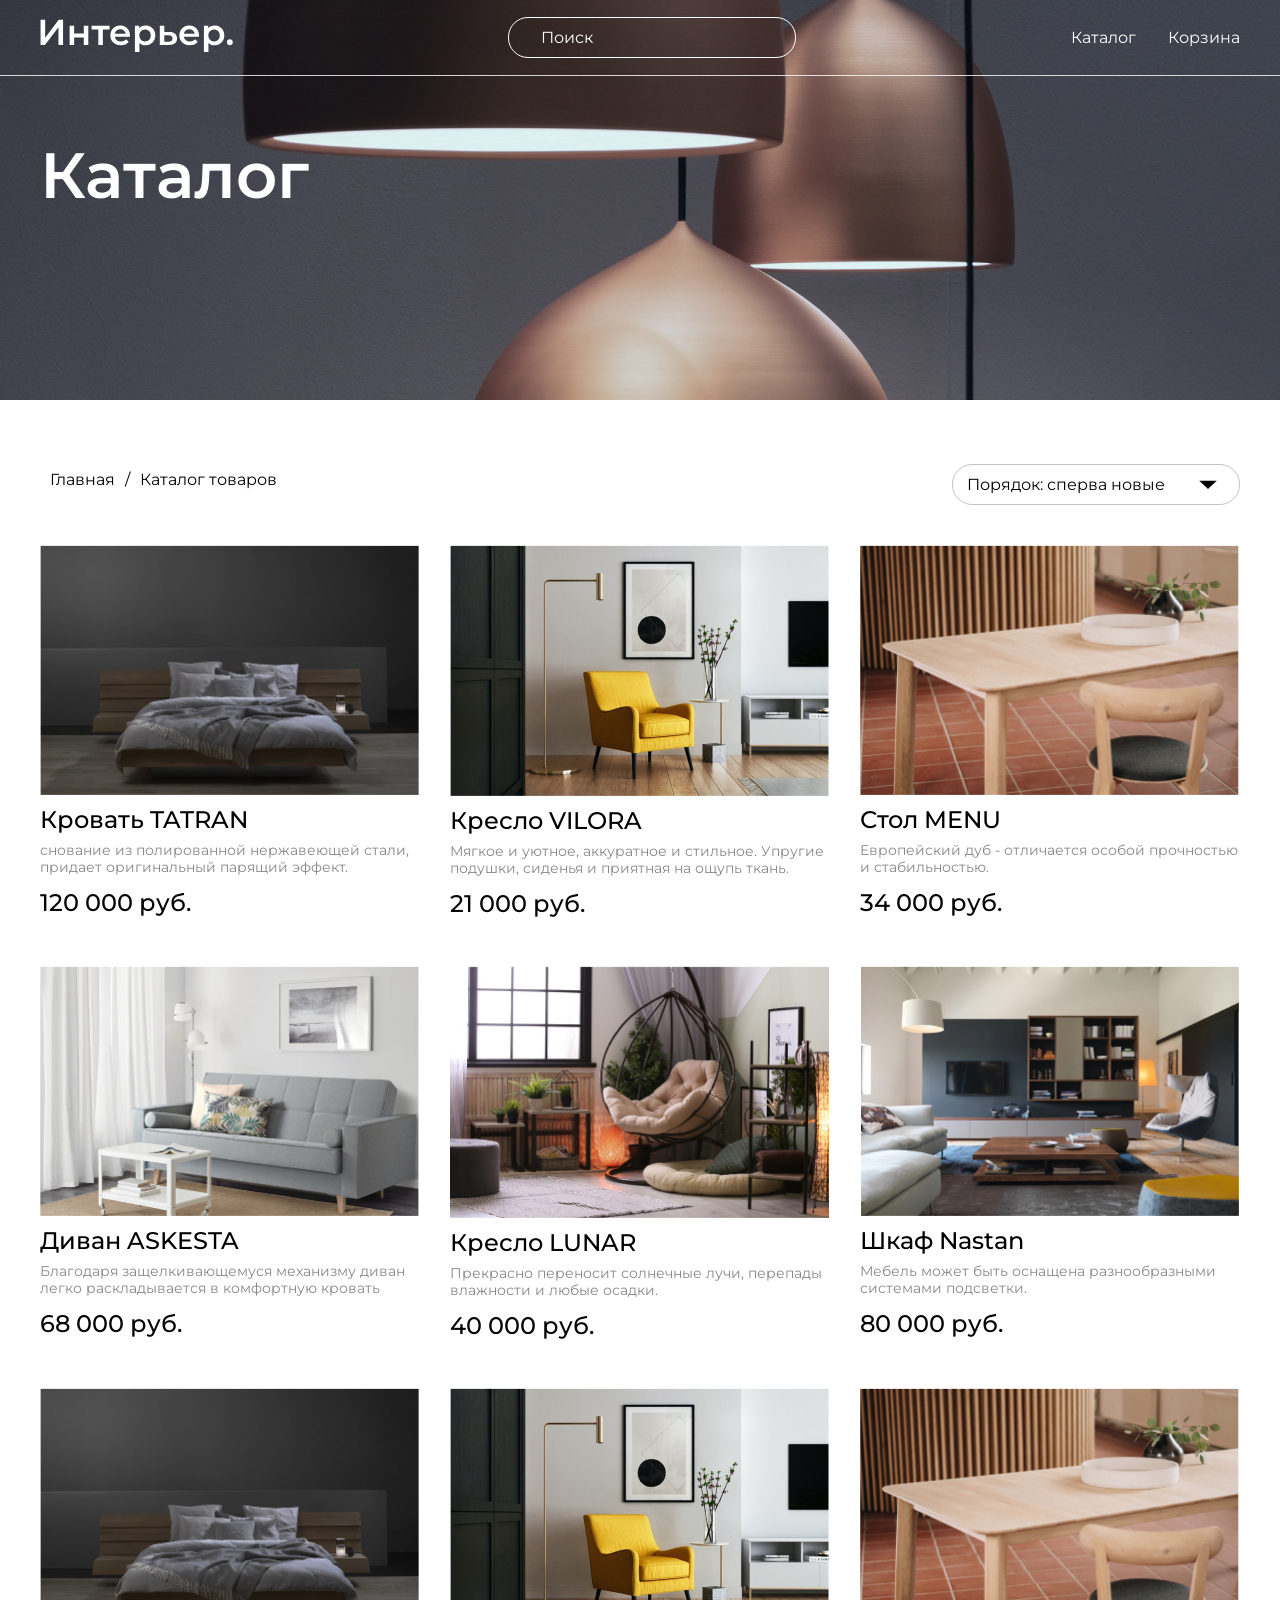
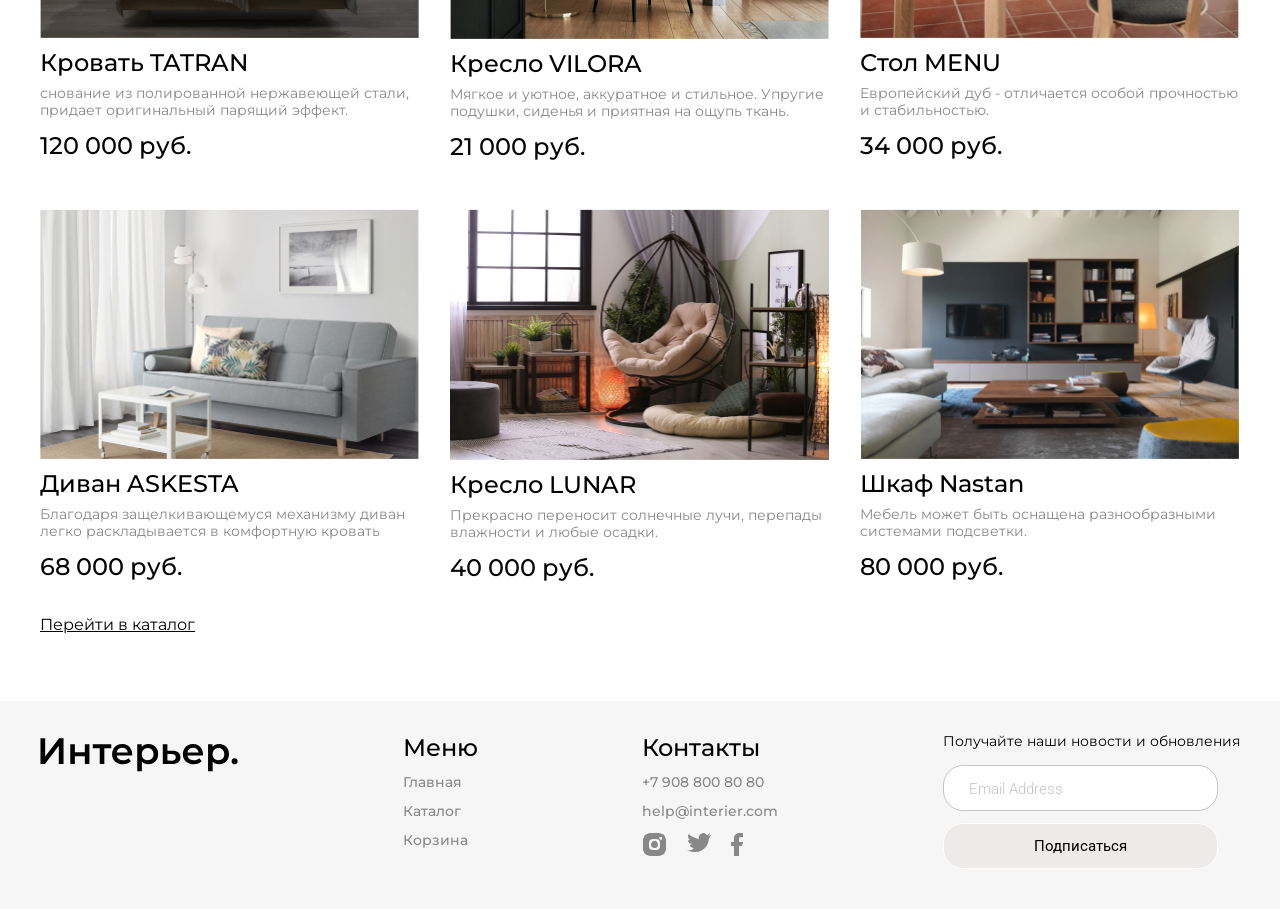
<file: catalog.html>
<!DOCTYPE html>
<html lang="ru">
<head>
    <meta charset="UTF-8">
    <meta http-equiv="X-UA-Compatible" content="IE=edge">
    <meta name="viewport" content="width=device-width, initial-scale=1.0">
    <title>Интерьер.</title>
    <link rel="preconnect" href="https://fonts.googleapis.com">
    <link rel="preconnect" href="https://fonts.gstatic.com" crossorigin>
    <link href="https://fonts.googleapis.com/css2?family=Roboto:wght@300;500;700;900&display=swap" rel="stylesheet">
    <link href="https://fonts.googleapis.com/css2?family=Montserrat:wght@400;600;700;800&display=swap" rel="stylesheet">
    <link rel="stylesheet" href="style.css">
</head>
<body>
    <div class="wrapper wrapper--catalog">
        <header class="header">
            <a href="index.html"><img src="img/logo.svg" alt="logo" class="header__logo"></a>
            <input type="search" placeholder="Поиск" class="search">
            <nav class="menu">
                <a href="catalog.html" class="menu__link">Каталог</a>
                <a href="cart.html" class="menu__link">Корзина</a>
            </nav>
            <div class="menu__mob">
                <a href="">
                    <svg width="17" height="16" viewBox="0 0 17 16" fill="none" xmlns="http://www.w3.org/2000/svg">
                        <path d="M2.7515 1.99141C1.59282 3.14838 0.918906 4.70363 0.867092 6.34023C0.815278 7.97682 1.38946 9.57159 2.47264 10.7995C3.55581 12.0275 5.06645 12.7962 6.69672 12.9491C8.29727 13.0991 9.89485 12.6444 11.1757 11.6766L14.5069 15.0085L14.5069 15.0085C14.5897 15.0914 14.6881 15.1571 14.7963 15.2019C14.9046 15.2468 15.0206 15.2698 15.1377 15.2698C15.2549 15.2698 15.3709 15.2468 15.4791 15.2019C15.5873 15.1571 15.6857 15.0914 15.7685 15.0085C15.8514 14.9257 15.9171 14.8274 15.9619 14.7191C16.0068 14.6109 16.0298 14.4949 16.0298 14.3777C16.0298 14.2606 16.0068 14.1446 15.9619 14.0363C15.9171 13.9281 15.8514 13.8298 15.7685 13.7469L15.7685 13.7469L12.4368 10.416C13.4021 9.13496 13.8547 7.53846 13.7038 5.93943C13.5501 4.31054 12.7816 2.80139 11.5547 1.719C10.3277 0.636623 8.73451 0.0623154 7.09916 0.11292C5.46381 0.163525 3.90917 0.835233 2.7515 1.99141ZM2.7515 1.99141L2.82216 2.06217L2.7515 1.99141ZM10.5895 3.25366C11.0271 3.68416 11.3751 4.19703 11.6135 4.76269C11.8518 5.32835 11.9758 5.93561 11.9783 6.54944C11.9808 7.16327 11.8618 7.77152 11.628 8.3391C11.3943 8.90669 11.0505 9.42238 10.6164 9.85642C10.1824 10.2905 9.66668 10.6343 9.09909 10.868C8.53151 11.1018 7.92326 11.2208 7.30943 11.2183C6.6956 11.2158 6.08834 11.0918 5.52268 10.8535C4.95702 10.6151 4.44415 10.2671 4.01365 9.82954C3.15334 8.95509 2.67341 7.77613 2.6784 6.54944C2.6834 5.32275 3.17291 4.14773 4.04032 3.28033C4.90772 2.41292 6.08274 1.92341 7.30943 1.91841C8.53612 1.91342 9.71508 2.39335 10.5895 3.25366Z" fill="white" stroke="white" stroke-width="0.2"/>
                    </svg>                        
                </a>
                <a href="catalog.html">
                    <svg width="20" height="21" viewBox="0 0 20 21" fill="none" xmlns="http://www.w3.org/2000/svg">
                        <rect x="0.800537" y="0.900024" width="4.57143" height="4.57143" fill="white"/>
                        <rect x="0.800537" y="8.21436" width="4.57143" height="4.57143" fill="white"/>
                        <rect x="0.800537" y="15.5286" width="4.57143" height="4.57143" fill="white"/>
                        <rect x="8.11401" y="8.21436" width="4.57143" height="4.57143" fill="white"/>
                        <rect x="8.11401" y="15.5286" width="4.57143" height="4.57143" fill="white"/>
                        <rect x="8.11401" y="0.900024" width="4.57143" height="4.57143" fill="white"/>
                        <rect x="15.4285" y="8.21436" width="4.57143" height="4.57143" fill="white"/>
                        <rect x="15.4285" y="15.5286" width="4.57143" height="4.57143" fill="white"/>
                        <rect x="15.4285" y="0.900024" width="4.57143" height="4.57143" fill="white"/>
                    </svg>
                </a>
                <a href="cart.html">
                    <svg width="19" height="17" viewBox="0 0 19 17" fill="none" xmlns="http://www.w3.org/2000/svg">
                        <path d="M11.5834 16.8333C12.1359 16.8333 12.6658 16.6138 13.0566 16.2231C13.4473 15.8324 13.6667 15.3025 13.6667 14.75C13.6667 14.1974 13.4473 13.6675 13.0566 13.2768C12.6658 12.8861 12.1359 12.6666 11.5834 12.6666C11.0309 12.6666 10.501 12.8861 10.1103 13.2768C9.71957 13.6675 9.50008 14.1974 9.50008 14.75C9.50008 15.3025 9.71957 15.8324 10.1103 16.2231C10.501 16.6138 11.0309 16.8333 11.5834 16.8333ZM4.29174 16.8333C4.84428 16.8333 5.37418 16.6138 5.76488 16.2231C6.15558 15.8324 6.37508 15.3025 6.37508 14.75C6.37508 14.1974 6.15558 13.6675 5.76488 13.2768C5.37418 12.8861 4.84428 12.6666 4.29174 12.6666C3.73921 12.6666 3.20931 12.8861 2.81861 13.2768C2.4279 13.6675 2.20841 14.1974 2.20841 14.75C2.20841 15.3025 2.4279 15.8324 2.81861 16.2231C3.20931 16.6138 3.73921 16.8333 4.29174 16.8333ZM17.873 2.16975C18.133 2.16136 18.3796 2.05217 18.5606 1.86525C18.7416 1.67834 18.8428 1.42836 18.8428 1.16819C18.8428 0.908013 18.7416 0.658037 18.5606 0.471123C18.3796 0.28421 18.133 0.175013 17.873 0.166626H16.674C15.7345 0.166626 14.922 0.818709 14.7178 1.73538L13.4126 7.61246C13.2084 8.52912 12.3959 9.18121 11.4563 9.18121H3.63133L2.12924 3.17079H11.8636C12.1212 3.15904 12.3644 3.04844 12.5425 2.86199C12.7206 2.67555 12.82 2.42761 12.82 2.16975C12.82 1.91189 12.7206 1.66395 12.5425 1.47751C12.3644 1.29106 12.1212 1.18046 11.8636 1.16871H2.12924C1.82473 1.16862 1.5242 1.23796 1.25051 1.37145C0.976816 1.50495 0.737162 1.69909 0.549763 1.93911C0.362364 2.17913 0.232155 2.45872 0.169035 2.75662C0.105913 3.05452 0.111544 3.36289 0.185495 3.65829L1.68758 9.66662C1.79586 10.1002 2.046 10.485 2.39821 10.7601C2.75042 11.0351 3.18447 11.1844 3.63133 11.1843H11.4563C12.368 11.1845 13.2524 10.8736 13.9636 10.3032C14.6748 9.73275 15.1701 8.93681 15.3678 8.04683L16.674 2.16975H17.873Z" fill="white"/>
                    </svg>
                </a>
            </div>
        </header>
        <section class="main">
            <h1 class="main__title">Каталог</h1>
        </section>
    </div>
        <section class="catalog">
            <div class="bar">
                <ul class="breadcrumbs">
                    <li><a href="index.html">Главная</a></li>
                    <li><a href="catalog.html" class="current">Каталог товаров</a></li>
                </ul>
                <select name="select" class="select"> 
                    <option value="value1" selected>Порядок: сперва новые</option>
                    <option value="value2">Порядок: сперва старые</option>
                    <option value="value3">Порядок: другое</option>
                </select>
            </div>
            <div class="catalog__items">
                <div class="catalog__item">
                    <img src="img/product2.jpg" alt="foto-product">
                    <h3 class="item__title">Кровать TATRAN</h3>
                    <p class="item__descr">снование из полированной нержавеющей стали, придает оригинальный парящий эффект.</p>
                    <p class="item__price  item__price--new">120 000</p>
                </div>
                <div class="catalog__item">
                    <img src="img/product1.jpg" alt="foto-product">
                    <h3 class="item__title">Кресло VILORA</h3>
                    <p class="item__descr">Мягкое и уютное, аккуратное и стильное. Упругие подушки, сиденья и приятная на ощупь ткань.</p>
                    <p class="item__price  item__price--new">21 000</p>
                </div>
                <div class="catalog__item">
                    <img src="img/product3.jpg" alt="foto-product">
                    <h3 class="item__title">Стол MENU</h3>
                    <p class="item__descr">Европейский дуб - отличается особой прочностью и стабильностью.
                    </p>
                    <p class="item__price  item__price--new">34 000</p>
                </div>
                <div class="catalog__item">
                    <img src="img/product4.jpg" alt="foto-product">
                    <h3 class="item__title">Диван ASKESTA</h3>
                    <p class="item__descr">Благодаря защелкивающемуся механизму диван легко раскладывается в комфортную кровать
                    </p>
                    <p class="item__price  item__price--new">68 000</p>
                </div>
                <div class="catalog__item">
                    <img src="img/product5.jpg" alt="foto-product">
                    <h3 class="item__title">Кресло LUNAR</h3>
                    <p class="item__descr">Прекрасно переносит солнечные лучи, перепады влажности и любые осадки.
                    </p>
                    <p class="item__price  item__price--new">40 000</p>
                </div>
                <div class="catalog__item">
                    <img src="img/product6.jpg" alt="foto-product">
                    <h3 class="item__title">Шкаф Nastan</h3>
                    <p class="item__descr">Мебель может быть оснащена разнообразными системами подсветки.
                    </p>
                    <p class="item__price  item__price--new">80 000</p>
                </div>
                <div class="catalog__item">
                    <img src="img/product2.jpg" alt="foto-product">
                    <h3 class="item__title">Кровать TATRAN</h3>
                    <p class="item__descr">снование из полированной нержавеющей стали, придает оригинальный парящий эффект.</p>
                    <p class="item__price  item__price--new">120 000</p>
                </div>
                <div class="catalog__item">
                    <img src="img/product1.jpg" alt="foto-product">
                    <h3 class="item__title">Кресло VILORA</h3>
                    <p class="item__descr">Мягкое и уютное, аккуратное и стильное. Упругие подушки, сиденья и приятная на ощупь ткань.</p>
                    <p class="item__price  item__price--new">21 000</p>
                </div>
                <div class="catalog__item">
                    <img src="img/product3.jpg" alt="foto-product">
                    <h3 class="item__title">Стол MENU</h3>
                    <p class="item__descr">Европейский дуб - отличается особой прочностью и стабильностью.
                    </p>
                    <p class="item__price  item__price--new">34 000</p>
                </div>
                <div class="catalog__item">
                    <img src="img/product4.jpg" alt="foto-product">
                    <h3 class="item__title">Диван ASKESTA</h3>
                    <p class="item__descr">Благодаря защелкивающемуся механизму диван легко раскладывается в комфортную кровать
                    </p>
                    <p class="item__price  item__price--new">68 000</p>
                </div>
                <div class="catalog__item">
                    <img src="img/product5.jpg" alt="foto-product">
                    <h3 class="item__title">Кресло LUNAR</h3>
                    <p class="item__descr">Прекрасно переносит солнечные лучи, перепады влажности и любые осадки.
                    </p>
                    <p class="item__price  item__price--new">40 000</p>
                </div>
                <div class="catalog__item">
                    <img src="img/product6.jpg" alt="foto-product">
                    <h3 class="item__title">Шкаф Nastan</h3>
                    <p class="item__descr">Мебель может быть оснащена разнообразными системами подсветки.
                    </p>
                    <p class="item__price  item__price--new">80 000</p>
                </div>
            </div>
            <a href="catalog.html" class="catalog__link">Перейти в каталог</a>
        </section>
    <footer class="footer">
        <a href="index.html" class="footer__logo"><img src="img/logo-footer.svg" alt="logo" width="198" height="44"></a>
        <div class="footer__col">
            <h4 class="footer__title">Меню</h4>
            <a href="index.html" class="footer__link">Главная</a>
            <a href="catalog.html" class="footer__link">Каталог</a>
            <a href="cart.html" class="footer__link">Корзина</a>
        </div>
        <div class="footer__col">
            <h4 class="footer__title">Контакты</h4>
            <a href="tel:+79088008080" class="footer__link">+7 908 800 80 80</a>
            <a href="mailto:help@interier.com" class="footer__link">help@interier.com</a>
            <div class="footer__social">
                <a href="www.instagram.com">
                    <svg class="footer__social--icon" width="25" height="25" viewBox="0 0 25 25" fill="none" xmlns="http://www.w3.org/2000/svg">
                        <path d="M13.0002 0.999982C16.1247 0.999982 15.7743 0.942482 17.0002 0.999982C18.2249 1.05748 19.2665 1.71478 20.0002 1.99998C20.7592 2.29208 21.3608 2.36173 22.0002 2.99998C22.5849 3.57486 22.7115 4.23246 23.0002 4.99998C23.2842 5.73253 23.9427 6.77523 24.0002 7.99998C24.0542 9.22588 24.0002 9.87543 24.0002 13C24.0002 16.1245 24.0577 15.7741 24.0002 17C23.9427 18.2247 23.2842 19.2663 23.0002 20C22.7123 20.7679 22.5857 21.4257 22.0002 22C21.4251 22.5845 20.7676 22.711 20.0002 23C19.2676 23.284 18.2249 23.9425 17.0002 24C15.7743 24.054 16.1247 24 13.0002 24C9.87562 24 9.22606 24.0575 8.00016 24C6.77541 23.9425 5.73386 23.284 5.00016 23C4.23234 22.7119 3.57462 22.5853 3.00016 22C2.41528 21.4252 2.28874 20.7676 2.00016 20C1.71496 19.2674 1.05766 18.2247 1.00016 17C0.946115 15.7741 1.00016 16.1245 1.00016 13C1.00016 9.87543 0.942665 9.22588 1.00016 7.99998C1.05766 6.77408 1.71496 5.73368 2.00016 4.99998C2.28794 4.23199 2.41459 3.5742 3.00016 2.99998C3.57479 2.4149 4.23246 2.28832 5.00016 1.99998C5.73386 1.71478 6.77427 1.05748 8.00016 0.999982C9.22606 0.945932 9.87562 0.999982 13.0002 0.999982ZM13.0002 6.99998C11.4752 6.99998 9.0785 6.92165 8.00016 7.99998C6.92183 9.07832 7.00016 11.475 7.00016 13C7.00016 14.525 6.92183 15.9216 8.00016 17C9.0785 18.0783 11.4752 18 13.0002 18C14.5252 18 15.9218 18.0783 17.0002 17C18.0785 15.9216 18.0002 14.525 18.0002 13C18.0002 11.475 18.0785 9.07832 17.0002 7.99998C15.9218 6.92165 14.5252 6.99998 13.0002 6.99998ZM20.0002 5.99998C20.0002 5.61873 20.2697 5.26957 20.0002 4.99998C19.7306 4.7304 19.3814 4.99998 19.0002 4.99998C18.6189 4.99998 18.2697 4.7304 18.0002 4.99998C17.7306 5.26957 17.0002 5.61873 17.0002 5.99998C17.0002 6.38123 17.7306 6.7304 18.0002 6.99998C18.2697 7.26957 18.6189 7.99998 19.0002 7.99998C19.3814 7.99998 19.7306 7.26957 20.0002 6.99998C20.2697 6.7304 20.0002 6.38123 20.0002 5.99998ZM13.0002 8.99998C13.9152 8.99998 14.3532 9.35298 15.0002 9.99998C15.6472 10.647 16.0002 12.085 16.0002 13C16.0002 13.915 15.6472 14.353 15.0002 15C14.3532 15.647 13.9152 16 13.0002 16C12.0852 16 10.6472 15.647 10.0002 15C9.35316 14.353 9.00016 13.915 9.00016 13C9.00016 12.085 9.35316 10.647 10.0002 9.99998C10.6472 9.35298 12.0852 8.99998 13.0002 8.99998Z" fill="#888888"/>
                    </svg>   
                </a>
                <a href="www.twitter.com">
                    <svg class="footer__social--icon" width="24" height="20" viewBox="0 0 24 20" fill="none" xmlns="http://www.w3.org/2000/svg">
                        <path d="M24 2.99998C23.1011 3.38656 21.976 3.88719 21 3.99998C22.0287 3.40177 22.6323 2.10926 23 0.999983C22.0345 1.55862 21.1032 2.7882 20 2.99998C19.259 2.22908 18.0707 1.17213 17 0.999983C15.9293 0.827837 14.9568 1.50206 14 1.99998C13.0432 2.49791 12.4466 3.03827 12 3.99998C11.5534 4.9617 11.7513 5.97289 12 6.99998C10.0421 6.90457 7.74848 5.86182 6 4.99998C4.25152 4.13815 3.23641 3.47906 2 1.99998C1.56235 2.73085 0.99877 3.15427 1 3.99998C1 5.65987 1.67896 7.14142 3 7.99998C2.21822 7.97605 1.68363 8.36949 1 7.99998C1.00024 9.10547 1.28005 10.1443 2 11C2.71995 11.8556 3.88558 11.7807 5 12C4.27427 12.1912 3.73859 13.137 3 13C3.31421 13.9515 3.17514 14.4037 4 15C4.82486 15.5963 5.97229 15.9814 7 16C5.97859 16.7799 5.25074 17.6598 4 18C2.74926 18.3402 1.2894 18.1514 0 18C2.25082 19.4074 5.3239 20.0024 8 20C17.0577 20 22 12.327 22 5.99998C22 5.79393 22.0094 6.20375 22 5.99998C22.9641 5.32248 23.339 3.9616 24 2.99998Z" fill="#888888"/>
                    </svg>                        
                </a>
                <a href="www.facebook.com">
                    <svg class="footer__social--icon" width="12" height="24" viewBox="0 0 12 24" fill="none" xmlns="http://www.w3.org/2000/svg">
                        <path d="M8 14H11L12 9.99998H8V6.99998C8 5.81662 7.71429 4.99998 10 4.99998H12V0.999984C11.6274 0.950581 10.4857 0.999984 9 0.999984C5.89714 0.999984 3 2.50388 3 5.99998V9.99998H0V14H3V24H8V14Z" fill="#888888"/>
                    </svg>      
                </a>
            </div>
        </div>
        <form action="#" class="form">
            <p class="form__title">Получайте наши новости и обновления</p>
            <input type="email" class="form__input" placeholder="Email Address">
            <button class="form__btn">Подписаться</button>
        </form>
    </footer>
</body>
</html>
</file>
<file: style.css>
@charset "UTF-8";
* {
  margin: 0;
  padding: 0;
}

body {
  font-family: 'Montserrat', sans-serif;
}

.wrapper {
  background-size: cover;
  background-repeat: no-repeat;
  width: 100%;
  background-position: center;
  margin-bottom: 64px;
}

.wrapper--main {
  background-image: url("img/bg.jpg");
  height: 100vh;
  /*735pxиз урока*/
}

.header {
  -webkit-box-sizing: border-box;
          box-sizing: border-box;
  min-height: 76px;
  box-sizing: border-box;
  padding-right: calc(50% - 600px);
  padding-left: calc(50% - 600px);
  display: -webkit-box;
  display: -ms-flexbox;
  display: flex;
  -webkit-box-pack: justify;
      -ms-flex-pack: justify;
          justify-content: space-between;
  -webkit-box-align: center;
      -ms-flex-align: center;
          align-items: center;
  border-bottom: 0.5px solid rgba(255, 255, 255, 0.8);
}

@media (max-width: 1240px) {
  .header {
    padding-right: calc(50% - 393px);
    padding-left: calc(50% - 393px);
  }
}

@media (max-width: 768px) {
  .header {
    padding-right: calc(50% - 171px);
    padding-left: calc(50% - 171px);
  }
}

.search {
  border: 1px solid #FFFFFF;
  -webkit-box-sizing: border-box;
          box-sizing: border-box;
  border-radius: 20px;
  background: transparent;
  width: 288px;
  height: 41px;
  padding: 11px 10px 10px 32px;
  color: #FFFFFF;
}

.search::-webkit-input-placeholder {
  font-family: 'Montserrat', sans-serif;
  font-style: normal;
  font-weight: normal;
  font-size: 16px;
  line-height: 20px;
  color: #FFFFFF;
}

.search:-ms-input-placeholder {
  font-family: 'Montserrat', sans-serif;
  font-style: normal;
  font-weight: normal;
  font-size: 16px;
  line-height: 20px;
  color: #FFFFFF;
}

.search::-ms-input-placeholder {
  font-family: 'Montserrat', sans-serif;
  font-style: normal;
  font-weight: normal;
  font-size: 16px;
  line-height: 20px;
  color: #FFFFFF;
}

.search::placeholder {
  font-family: 'Montserrat', sans-serif;
  font-style: normal;
  font-weight: normal;
  font-size: 16px;
  line-height: 20px;
  color: #FFFFFF;
}

.search:focus {
  outline: none;
}

.menu {
  display: -webkit-box;
  display: -ms-flexbox;
  display: flex;
  -webkit-box-pack: start;
      -ms-flex-pack: start;
          justify-content: flex-start;
  gap: 32px;
}

.menu__link {
  text-decoration: none;
  font-size: 16px;
  line-height: 20px;
  font-weight: normal;
  color: #ffffff;
  display: inline-block;
  position: relative;
}

.menu__link::after {
  display: block;
  content: "";
  background-color: #ffffff;
  height: 2px;
  width: 0%;
  left: 50%;
  position: absolute;
  -webkit-transition: width .3s ease-in-out;
  transition: width .3s ease-in-out;
  -webkit-transform: translateX(-50%);
          transform: translateX(-50%);
}

.menu__link:hover:after, .menu__link:focus:after {
  width: 100%;
}

.menu__mob {
  display: none;
}

.main {
  -webkit-box-sizing: border-box;
          box-sizing: border-box;
  padding-right: calc(50% - 600px);
  padding-left: calc(50% - 600px);
  box-sizing: border-box;
}

@media (max-width: 1240px) {
  .main {
    padding-right: calc(50% - 393px);
    padding-left: calc(50% - 393px);
  }
}

@media (max-width: 768px) {
  .main {
    padding-right: calc(50% - 171px);
    padding-left: calc(50% - 171px);
  }
}

.main__title {
  font-weight: 600;
  font-size: 64px;
  line-height: 70px;
  padding-top: 64px;
  margin-bottom: 16px;
  color: #ffffff;
  max-width: 800px;
}

.main__subtitle {
  font-size: 24px;
  line-height: 32px;
  margin-bottom: 16px;
  color: #ffffff;
}

.main__link {
  font-size: 16px;
  line-height: 24px;
  color: #ffffff;
}

.furniture__items {
  display: -ms-grid;
  display: grid;
  gap: 32px;
  -ms-grid-columns: (1fr)[12];
      grid-template-columns: repeat(12, 1fr);
}

.furniture__item {
  display: -webkit-box;
  display: -ms-flexbox;
  display: flex;
  -webkit-box-orient: vertical;
  -webkit-box-direction: normal;
      -ms-flex-direction: column;
          flex-direction: column;
  -webkit-box-pack: center;
      -ms-flex-pack: center;
          justify-content: center;
  -webkit-box-align: center;
      -ms-flex-align: center;
          align-items: center;
  font-style: normal;
  font-weight: 600;
  font-size: 34px;
  line-height: 41px;
  color: #FFFFFF;
  text-transform: uppercase;
  grid-column: span 4;
  height: 415px;
  text-decoration: none;
  position: relative;
}

.furniture__item span {
  z-index: 5;
}

.furniture__item--big {
  grid-column: span 6;
}

.furniture__item--1 {
  background: url("img/bg1.jpg");
  background-position: center;
  background-repeat: no-repeat;
  background-size: cover;
}

.furniture__item--2 {
  background: url("img/bg2.jpg");
  background-position: center;
  background-repeat: no-repeat;
  background-size: cover;
}

.furniture__item--3 {
  background: url("img/bg3.jpg");
  background-position: center;
  background-repeat: no-repeat;
  background-size: cover;
}

.furniture__item--4 {
  background: url("img/bg4.jpg");
  background-position: center;
  background-repeat: no-repeat;
  background-size: cover;
}

.furniture__item--5 {
  background: url("img/bg5.jpg");
  background-position: center;
  background-repeat: no-repeat;
  background-size: cover;
}

.furniture__item::after {
  content: "";
  -webkit-transition: all 0.5s ease;
  transition: all 0.5s ease;
}

.furniture__item:hover::after {
  width: 100%;
  height: 100%;
  position: absolute;
  top: 0;
  left: 0;
  background-color: rgba(0, 0, 0, 0.4);
}

.offer, .catalog, .furniture {
  margin-bottom: 64px;
  -webkit-box-sizing: border-box;
          box-sizing: border-box;
  padding-right: calc(50% - 600px);
  padding-left: calc(50% - 600px);
}

@media (max-width: 1240px) {
  .offer, .catalog, .furniture {
    padding-right: calc(50% - 393px);
    padding-left: calc(50% - 393px);
  }
}

@media (max-width: 768px) {
  .offer, .catalog, .furniture {
    padding-right: calc(50% - 171px);
    padding-left: calc(50% - 171px);
  }
}

.offer__items {
  -webkit-box-sizing: border-box;
          box-sizing: border-box;
  display: -webkit-box;
  display: -ms-flexbox;
  display: flex;
  -webkit-box-pack: start;
      -ms-flex-pack: start;
          justify-content: flex-start;
  -webkit-box-align: center;
      -ms-flex-align: center;
          align-items: center;
  -ms-flex-wrap: wrap;
      flex-wrap: wrap;
  gap: 31px;
}

.offer__item {
  /*width: calc(100% / 3);*/
  width: 379px;
  -webkit-transition: 0.3s ease;
  transition: 0.3s ease;
  -webkit-box-sizing: border-box;
          box-sizing: border-box;
  position: relative;
}

.offer__item img {
  display: block;
  width: 100%;
  -o-object-fit: contain;
     object-fit: contain;
}

.offer__item:hover .offer__icon {
  opacity: 1;
}

.offer__item-img {
  position: relative;
}

.offer__item .offer__item-img::after {
  content: "";
  -webkit-transition: 0.3s ease;
  transition: 0.3s ease;
  position: absolute;
  top: 0;
  left: 0;
  width: 100%;
  height: 100%;
}

.offer__item:hover .offer__item-img::after {
  width: 100%;
  height: 100%;
  top: 0;
  left: 0;
  background-color: rgba(0, 0, 0, 0.3);
}

.offer__icon {
  opacity: 0;
  position: absolute;
  top: 11px;
  right: 11px;
  display: -webkit-box;
  display: -ms-flexbox;
  display: flex;
  gap: 25px;
  -webkit-transition: 0.3s ease;
  transition: 0.3s ease;
  z-index: 5;
}

.offer__icon a {
  text-decoration: none;
}

.offer__icon a:hover path {
  fill: #FFFFFF;
}

.catalog__items {
  display: -webkit-box;
  display: -ms-flexbox;
  display: flex;
  -webkit-box-pack: start;
      -ms-flex-pack: start;
          justify-content: flex-start;
  -ms-flex-wrap: wrap;
      flex-wrap: wrap;
  -webkit-column-gap: 31px;
          column-gap: 31px;
  row-gap: 48px;
  width: 100%;
  margin-bottom: 31px;
}

.catalog__item {
  width: 379px;
  /*width: ($widthPage - $gapItem*2) / 3;*/
}

.catalog__item img {
  display: block;
  -o-object-fit: contain;
     object-fit: contain;
  width: 100%;
}

.offer__title, .catalog__title, .furniture__title {
  font-weight: 600;
  font-size: 48px;
  line-height: 59px;
  color: #000000;
  margin-bottom: 32px;
}

.catalog__link {
  font-style: normal;
  font-weight: normal;
  font-size: 16px;
  line-height: 24px;
  -webkit-text-decoration-line: underline;
          text-decoration-line: underline;
  color: #000000;
}

.item__wrap {
  display: -webkit-box;
  display: -ms-flexbox;
  display: flex;
}

.item__title {
  font-weight: 500;
  font-size: 24px;
  line-height: 29px;
  color: #000000;
  padding-top: 10px;
  margin-bottom: 8px;
}

.item__descr {
  font-size: 14px;
  line-height: 17px;
  color: #888888;
  margin-bottom: 12px;
}

.item__price {
  font-weight: 500;
  font-size: 24px;
  line-height: 29px;
}

.item__price::after {
  content: " руб.";
}

.item__price--new {
  color: #050505;
}

.item__price--old {
  -webkit-text-decoration-line: line-through;
          text-decoration-line: line-through;
  color: #888888;
  padding-left: 32px;
}

.footer {
  background: #F7F6F6;
  -webkit-box-sizing: border-box;
          box-sizing: border-box;
  padding-right: calc(50% - 600px);
  padding-left: calc(50% - 600px);
  padding-top: 32px;
  padding-bottom: 40px;
  display: -webkit-box;
  display: -ms-flexbox;
  display: flex;
  -webkit-box-pack: justify;
      -ms-flex-pack: justify;
          justify-content: space-between;
}

@media (max-width: 1240px) {
  .footer {
    padding-right: calc(50% - 393px);
    padding-left: calc(50% - 393px);
  }
}

@media (max-width: 768px) {
  .footer {
    padding-right: calc(50% - 171px);
    padding-left: calc(50% - 171px);
  }
}

.footer__col {
  display: -webkit-box;
  display: -ms-flexbox;
  display: flex;
  -webkit-box-orient: vertical;
  -webkit-box-direction: normal;
      -ms-flex-direction: column;
          flex-direction: column;
}

.footer__title {
  font-weight: 500;
  font-size: 24px;
  line-height: 29px;
  color: #000000;
  margin-bottom: 12px;
}

.footer__link {
  font-weight: 500;
  font-size: 14px;
  line-height: 17px;
  color: #888888;
  text-decoration: none;
  padding-bottom: 12px;
}

.footer__social {
  display: -webkit-box;
  display: -ms-flexbox;
  display: flex;
  -webkit-box-pack: start;
      -ms-flex-pack: start;
          justify-content: flex-start;
  gap: 20px;
}

.footer__social a {
  display: inline-block;
}

.footer__social--icon:hover path {
  fill: #000000;
  -webkit-transition: 0.3s ease;
  transition: 0.3s ease;
}

.form {
  display: -webkit-box;
  display: -ms-flexbox;
  display: flex;
  -webkit-box-orient: vertical;
  -webkit-box-direction: normal;
      -ms-flex-direction: column;
          flex-direction: column;
}

.form__title {
  font-size: 14px;
  line-height: 16px;
  color: #000000;
  margin-bottom: 16px;
}

.form__input {
  background: #FFFFFF;
  border: 1px solid #C4C4C4;
  -webkit-box-sizing: border-box;
          box-sizing: border-box;
  border-radius: 20px;
  font-style: normal;
  font-weight: normal;
  font-size: 15px;
  line-height: 18px;
  color: #000000;
  padding-left: 25px;
  width: 275.36px;
  height: 46px;
  margin-bottom: 12px;
}

.form__input:focus {
  outline: none;
  border: 1px solid #000000;
}

.form__input::-webkit-input-placeholder {
  /*font-family: Montserrat;*/
  font-family: Roboto;
  font-style: normal;
  font-weight: 300;
  font-size: 15px;
  line-height: 18px;
  color: #C4C4C4;
}

.form__input:-ms-input-placeholder {
  /*font-family: Montserrat;*/
  font-family: Roboto;
  font-style: normal;
  font-weight: 300;
  font-size: 15px;
  line-height: 18px;
  color: #C4C4C4;
}

.form__input::-ms-input-placeholder {
  /*font-family: Montserrat;*/
  font-family: Roboto;
  font-style: normal;
  font-weight: 300;
  font-size: 15px;
  line-height: 18px;
  color: #C4C4C4;
}

.form__input::placeholder {
  /*font-family: Montserrat;*/
  font-family: Roboto;
  font-style: normal;
  font-weight: 300;
  font-size: 15px;
  line-height: 18px;
  color: #C4C4C4;
}

.form__btn {
  font-family: Roboto, sans-serif;
  cursor: pointer;
  background: rgba(222, 215, 215, 0.41);
  border: 1px solid #FFFFFF;
  -webkit-box-sizing: border-box;
          box-sizing: border-box;
  border-radius: 20px;
  width: 275.36px;
  height: 46px;
  font-size: 15px;
  line-height: 18px;
  color: #000000;
  -webkit-transition: 0.3s ease;
  transition: 0.3s ease;
}

.form__btn:hover {
  background: #000000;
  color: #ffffff;
}

/*catalog styles*/
.bar {
  display: -webkit-box;
  display: -ms-flexbox;
  display: flex;
  -webkit-box-pack: justify;
      -ms-flex-pack: justify;
          justify-content: space-between;
  margin-bottom: 40px;
}

.wrapper--catalog {
  background-image: url("img/bg-catalog.jpg");
  height: 400px;
  /*из урока*/
}

.breadcrumbs {
  font-style: normal;
  font-weight: normal;
  font-size: 16px;
  line-height: 32px;
  color: #000000;
  margin: 0px 10px;
  display: -webkit-box;
  display: -ms-flexbox;
  display: flex;
}

.breadcrumbs li {
  list-style: none;
}

.breadcrumbs li a {
  text-decoration: none;
  color: #000000;
}

.breadcrumbs li:not(:last-child):after {
  content: '/';
  padding-left: 10px;
  padding-right: 10px;
}

.select {
  border: 1px solid #C4C4C4;
  -webkit-box-sizing: border-box;
          box-sizing: border-box;
  border-radius: 20px;
  padding-left: 14px;
  padding-right: 15px;
  outline: none;
  width: 288px;
  height: 41px;
  font-size: 16px;
  line-height: 20px;
  color: #000000;
  font-family: 'Montserrat', sans-serif;
  -webkit-appearance: none;
     -moz-appearance: none;
          appearance: none;
  background: url(img/arrow_down.png) no-repeat right;
  background-position-x: calc(100% - 22px);
}

.wrapper--cart {
  background-image: url("img/bg-cart.jpg");
  height: 400px;
}

.cart {
  -webkit-box-sizing: border-box;
          box-sizing: border-box;
  padding-right: calc(50% - 600px);
  padding-left: calc(50% - 600px);
  margin-bottom: 64px;
}

@media (max-width: 1240px) {
  .cart {
    padding-right: calc(50% - 393px);
    padding-left: calc(50% - 393px);
  }
}

@media (max-width: 768px) {
  .cart {
    padding-right: calc(50% - 171px);
    padding-left: calc(50% - 171px);
  }
}

.cart__products {
  display: -webkit-box;
  display: -ms-flexbox;
  display: flex;
  -webkit-box-pack: justify;
      -ms-flex-pack: justify;
          justify-content: space-between;
  -webkit-box-align: start;
      -ms-flex-align: start;
          align-items: flex-start;
  gap: 33px;
}

.products {
  max-width: 834px;
  width: 100%;
  display: -webkit-box;
  display: -ms-flexbox;
  display: flex;
  -webkit-box-orient: vertical;
  -webkit-box-direction: normal;
      -ms-flex-direction: column;
          flex-direction: column;
}

.product {
  display: -webkit-box;
  display: -ms-flexbox;
  display: flex;
  -webkit-box-pack: start;
      -ms-flex-pack: start;
          justify-content: flex-start;
  padding-top: 25px;
  border-top: 0.5px solid #CACDD8;
  padding-bottom: 32px;
}

.product__content {
  display: -webkit-box;
  display: -ms-flexbox;
  display: flex;
  -webkit-box-orient: vertical;
  -webkit-box-direction: normal;
      -ms-flex-direction: column;
          flex-direction: column;
  -webkit-box-pack: justify;
      -ms-flex-pack: justify;
          justify-content: space-between;
  padding-left: 32px;
}

.product__title {
  font-style: normal;
  font-weight: 500;
  font-size: 24px;
  line-height: 29px;
  color: #000000;
  margin-bottom: 14px;
}

.product__descr {
  font-weight: normal;
  font-size: 14px;
  line-height: 17px;
  color: #888888;
  margin-bottom: 16px;
  max-width: 276px;
}

.product__price {
  font-weight: 500;
  font-size: 16px;
  line-height: 20px;
  display: -webkit-box;
  display: -ms-flexbox;
  display: flex;
  -webkit-box-align: center;
      -ms-flex-align: center;
          align-items: center;
  text-align: center;
  color: #050505;
  margin-bottom: 15px;
}

.product__btns {
  margin-top: auto;
  margin-bottom: 0;
  display: -webkit-box;
  display: -ms-flexbox;
  display: flex;
  -webkit-box-pack: start;
      -ms-flex-pack: start;
          justify-content: flex-start;
  gap: 20px;
}

.product__btn {
  font-size: 14px;
  line-height: 210%;
  -webkit-text-decoration-line: underline;
          text-decoration-line: underline;
  -webkit-box-sizing: border-box;
          box-sizing: border-box;
  color: #000000;
}

.products__btn {
  font-weight: normal;
  font-size: 14px;
  line-height: 17px;
  border-radius: 50px;
  width: 200px;
  height: 37px;
  border: 1px solid #020202;
  -webkit-transition: 0.3s ease;
  transition: 0.3s ease;
  color: #020202;
  background: #ffffff;
}

.products__btn:hover {
  cursor: pointer;
  color: #ffffff;
  background: #020202;
}

.products__btns {
  display: -webkit-box;
  display: -ms-flexbox;
  display: flex;
  -webkit-box-pack: start;
      -ms-flex-pack: start;
          justify-content: flex-start;
  gap: 15px;
}

/*
.products__btn--clear {
    color: #020202;
    background-color: #fff;
    &:hover {
        background-color: #020202;
        color: #fff;
    }
}

.products__btn--cont {
    color: #FFFFFF;
    background: #000000;
    &:hover {
        color: #020202;
        background-color: #fff;
    }
}*/
.product__num {
  -webkit-box-sizing: border-box;
          box-sizing: border-box;
  outline: none;
  background: #F7F6F6;
  border-radius: 6px;
  font-weight: 600;
  font-size: 14px;
  line-height: 210%;
  color: #000000;
  border: none;
  font-family: 'Poppins', sans-serif;
  width: 47px;
  /*height: 51px;*/
  text-align: center;
}

.cart__caption {
  display: -webkit-box;
  display: -ms-flexbox;
  display: flex;
  -webkit-box-pack: justify;
      -ms-flex-pack: justify;
          justify-content: space-between;
  margin-bottom: 14px;
  padding-right: 15px;
}

.cart__caption p {
  font-size: 16px;
  line-height: 20px;
  display: -webkit-box;
  display: -ms-flexbox;
  display: flex;
  -webkit-box-align: center;
      -ms-flex-align: center;
          align-items: center;
  color: #000000;
}

.cart-form {
  -webkit-box-sizing: border-box;
          box-sizing: border-box;
  max-width: 379px;
  width: 100%;
  display: -webkit-box;
  display: -ms-flexbox;
  display: flex;
  -webkit-box-orient: vertical;
  -webkit-box-direction: normal;
      -ms-flex-direction: column;
          flex-direction: column;
  -webkit-box-pack: center;
      -ms-flex-pack: center;
          justify-content: center;
  -webkit-box-align: center;
      -ms-flex-align: center;
          align-items: center;
  background: #F7F6F6;
  border-radius: 20px;
  padding: 42px 30px 100px 27px;
}

.cart-form__title {
  font-family: 'Poppins', sans-serif;
  font-style: normal;
  font-weight: 600;
  font-size: 24px;
  line-height: 36px;
  display: -webkit-box;
  display: -ms-flexbox;
  display: flex;
  -webkit-box-align: center;
      -ms-flex-align: center;
          align-items: center;
  text-align: center;
  color: #000000;
  margin-bottom: 35px;
}

.cart-form__btn {
  display: block;
  font-weight: normal;
  font-size: 14px;
  line-height: 17px;
  border-radius: 50px;
  max-width: 290px;
  width: 100%;
  height: 41px;
  border: 1px solid #020202;
  color: #020202;
  background-color: #fff;
  margin: 0 auto;
  -webkit-transition: all 0.3s ease;
  transition: all 0.3s ease;
  position: relative;
  overflow: hidden;
}

.cart-form__btn:hover {
  cursor: pointer;
  /*color: #ffffff;*/
  background-color: #F7F6F6;
  -webkit-transform: scale(1.05);
          transform: scale(1.05);
}

.cart-form__btn:after {
  content: "";
  display: block;
  width: 20px;
  height: 200px;
  margin-left: 60px;
  background: rgba(255, 255, 255, 0.5);
  -webkit-box-shadow: 0 0 20px 5px rgba(255, 255, 255, 0.5);
          box-shadow: 0 0 20px 5px rgba(255, 255, 255, 0.5);
  position: absolute;
  left: -40px;
  top: -50px;
  z-index: 1;
  -webkit-transform: rotate(45deg);
          transform: rotate(45deg);
  -webkit-transition: all .1s;
  transition: all .1s;
  -webkit-animation-name: slideme;
          animation-name: slideme;
  -webkit-animation-duration: 1.5s;
          animation-duration: 1.5s;
  -webkit-animation-delay: .08s;
          animation-delay: .08s;
  -webkit-animation-timing-function: ease-in-out;
          animation-timing-function: ease-in-out;
  -webkit-animation-iteration-count: infinite;
          animation-iteration-count: infinite;
}

@-webkit-keyframes slideme {
  0% {
    left: -30px;
    margin-left: 0;
  }
  to {
    left: 110%;
    margin-left: 80px;
  }
}

@keyframes slideme {
  0% {
    left: -30px;
    margin-left: 0;
  }
  to {
    left: 110%;
    margin-left: 80px;
  }
}

.cart-form__input {
  outline: none;
  border: none;
  border-bottom: 1px solid #CACDD8;
  background: transparent;
  margin-bottom: 41px;
  max-width: 288px;
  width: 100%;
}

.cart-form__input::-webkit-input-placeholder {
  font-family: 'Montserrat', sans-serif;
  font-size: 14px;
  line-height: 17px;
  color: #000000;
}

.cart-form__input:-ms-input-placeholder {
  font-family: 'Montserrat', sans-serif;
  font-size: 14px;
  line-height: 17px;
  color: #000000;
}

.cart-form__input::-ms-input-placeholder {
  font-family: 'Montserrat', sans-serif;
  font-size: 14px;
  line-height: 17px;
  color: #000000;
}

.cart-form__input::placeholder {
  font-family: 'Montserrat', sans-serif;
  font-size: 14px;
  line-height: 17px;
  color: #000000;
}

.cart-form__total {
  font-size: 24px;
  line-height: 29px;
  color: #000000;
  margin-bottom: 20px;
}

.product__price::after {
  content: "\00A0 руб.";
}

/*input style*/
input[type="number"]::-webkit-outer-spin-button,
input[type="number"]::-webkit-inner-spin-button {
  -webkit-appearance: none;
  margin: 0;
}

input[type="number"] {
  -moz-appearance: textfield;
}

input[type="number"]:hover,
input[type="number"]:focus {
  -moz-appearance: number-input;
}

input[type=number]::-webkit-inner-spin-button,
input[type=number]::-webkit-outer-spin-button {
  -webkit-appearance: none;
  margin: 0;
}

.product__arrows {
  display: -webkit-box;
  display: -ms-flexbox;
  display: flex;
  -webkit-box-orient: vertical;
  -webkit-box-direction: normal;
      -ms-flex-direction: column;
          flex-direction: column;
  -ms-flex-pack: distribute;
      justify-content: space-around;
  width: 20px;
}

.product__input {
  display: -webkit-box;
  display: -ms-flexbox;
  display: flex;
  width: 71px;
  height: 51px;
  margin-left: auto;
  background: #F7F6F6;
  border-radius: 6px;
  font-weight: 600;
  font-size: 14px;
  line-height: 210%;
  color: #000000;
  border: none;
  width: 71px;
  height: 51px;
}

.product__arrow--top {
  -webkit-transform: rotate(180deg);
          transform: rotate(180deg);
}

@media (max-width: 1240px) {
  .catalog__items, .offer__items {
    gap: 28px;
  }
  .catalog__item {
    width: 378px;
  }
  .footer {
    padding-top: 32px;
    padding-bottom: 39px;
  }
  .footer__logo {
    display: none;
  }
  .cart__products {
    -ms-flex-wrap: wrap;
        flex-wrap: wrap;
    margin-bottom: 64px;
  }
  .products {
    margin-bottom: 64px;
  }
  .furniture__item {
    height: 268px;
    font-size: 34px;
    line-height: 41px;
  }
}

@media (max-width: 768px) {
  .main {
    text-align: center;
  }
  .main__title {
    font-size: 48px;
    line-height: 59px;
    text-align: center;
  }
  .main__subtitle {
    font-size: 16px;
    line-height: 32px;
    text-align: center;
  }
  .main__link {
    display: inline-block;
    font-size: 14px;
    line-height: 24px;
  }
  .furniture__title, .catalog__title, .offer__title {
    font-size: 24px;
    line-height: 29px;
  }
  .furniture__items {
    gap: 16px;
    -ms-grid-columns: (1fr)[4];
        grid-template-columns: repeat(4, 1fr);
  }
  .furniture__item {
    font-size: 28px;
    line-height: 34px;
    grid-column: 1/-1;
    height: 374px;
  }
  .furniture__item--big {
    grid-column: 1/-1;
    height: 244px;
  }
  .item__title {
    font-size: 18px;
    line-height: 22px;
  }
  .item__price {
    font-size: 18px;
    line-height: 22px;
  }
  .offer__items {
    -webkit-box-pack: center;
        -ms-flex-pack: center;
            justify-content: center;
  }
  .footer {
    -ms-flex-wrap: wrap;
        flex-wrap: wrap;
    -webkit-box-pack: justify;
        -ms-flex-pack: justify;
            justify-content: space-between;
  }
  .footer__col {
    -ms-flex-negative: 1;
        flex-shrink: 1;
    margin-bottom: 36px;
  }
  .form {
    -ms-flex-negative: 1;
        flex-shrink: 1;
    /*margin: 0 auto;*/
  }
  .product {
    -webkit-box-pack: justify;
        -ms-flex-pack: justify;
            justify-content: space-between;
    gap: 19px;
  }
  .product img {
    display: none;
  }
  .product__content {
    padding-left: 0;
  }
  .product__title {
    font-size: 18px;
    line-height: 22px;
  }
  .product__descr {
    font-size: 12px;
    line-height: 15px;
  }
  .product__price {
    font-size: 12px;
    line-height: 15px;
  }
  .product__btn {
    font-size: 14px;
    line-height: 210%;
  }
  .products__btn {
    font-size: 12px;
    line-height: 15px;
  }
  .bar {
    -webkit-box-orient: vertical;
    -webkit-box-direction: normal;
        -ms-flex-direction: column;
            flex-direction: column;
    gap: 16px;
  }
  .menu, .search {
    display: none;
  }
  .menu__mob {
    display: -webkit-box;
    display: -ms-flexbox;
    display: flex;
    gap: 32px;
  }
  .header__logo {
    width: 99px;
    height: 22px;
  }
  .catalog__items {
    -webkit-box-pack: center;
        -ms-flex-pack: center;
            justify-content: center;
  }
}

@media (max-width: 428px) {
  .offer__item {
    width: 100%;
  }
  .catalog__item {
    width: 100%;
  }
  .main__title {
    font-size: 36px;
  }
}
/*# sourceMappingURL=style.css.map */
</file>
